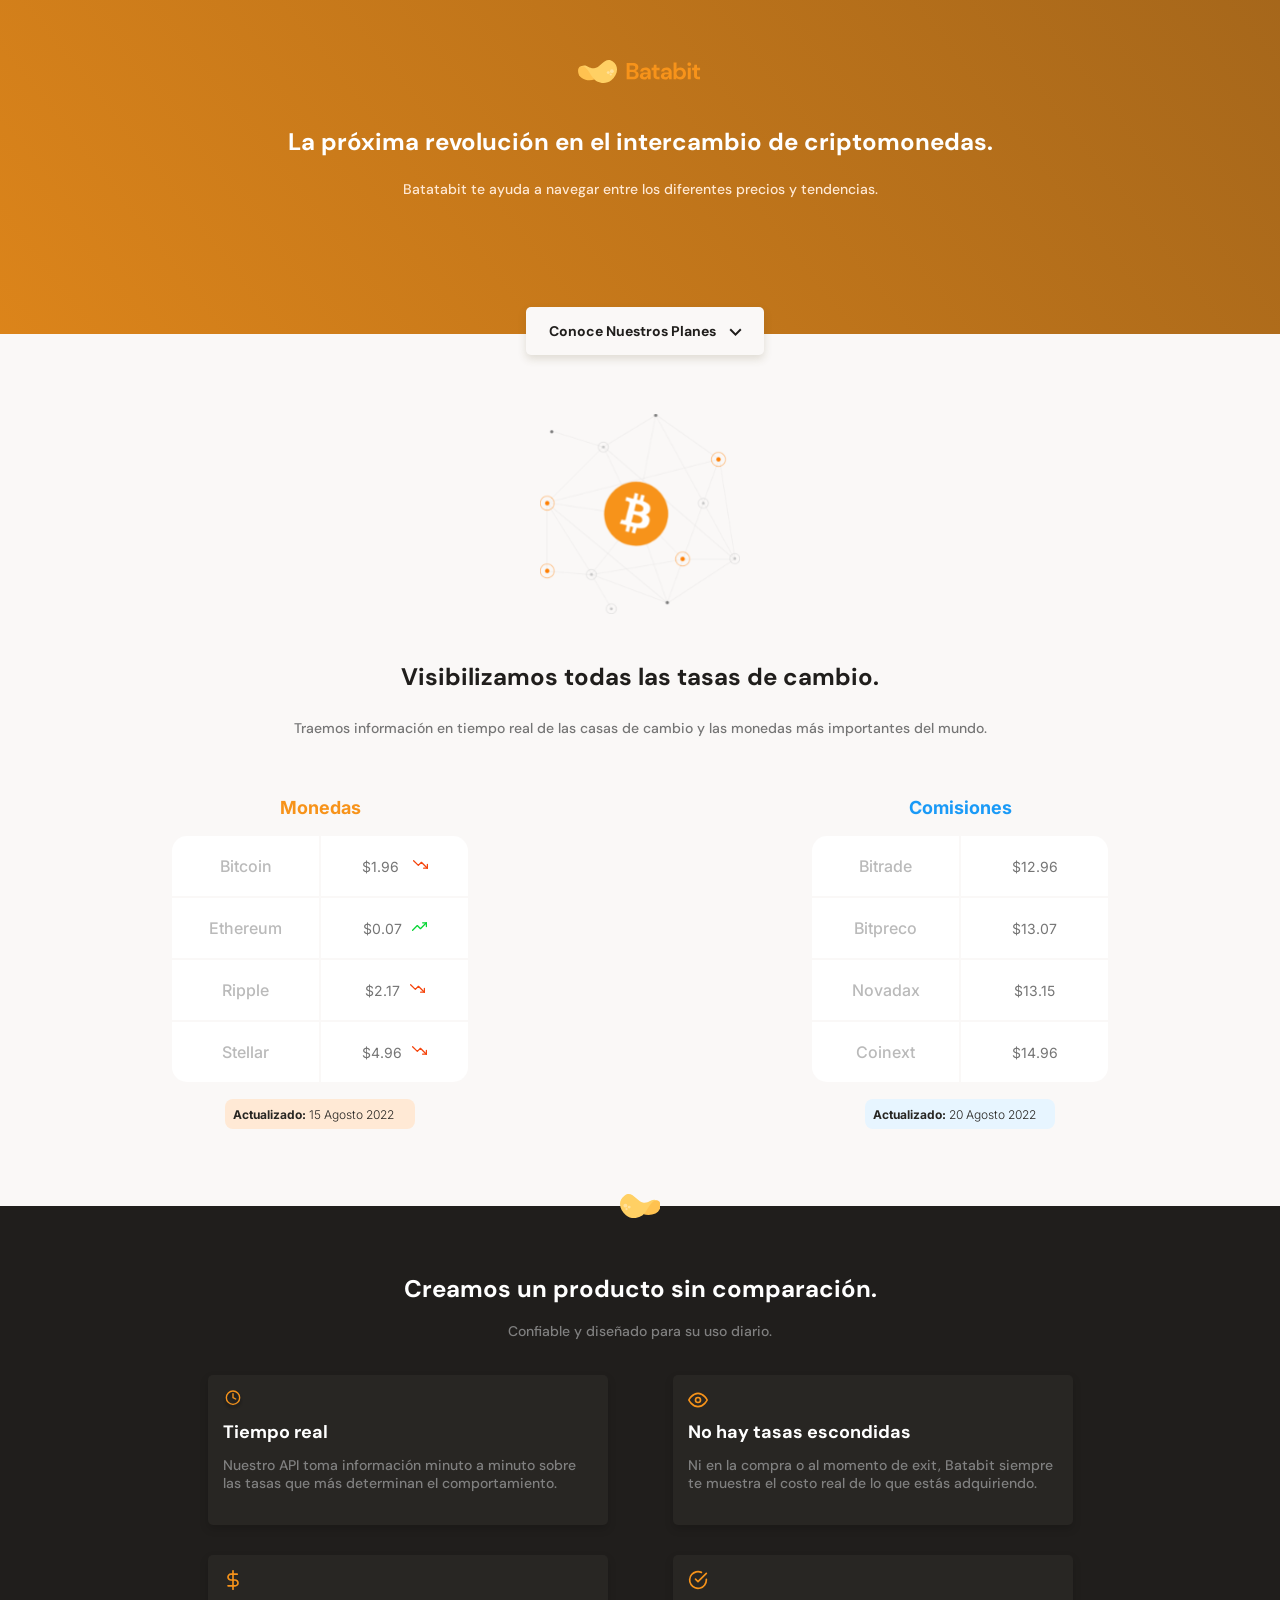
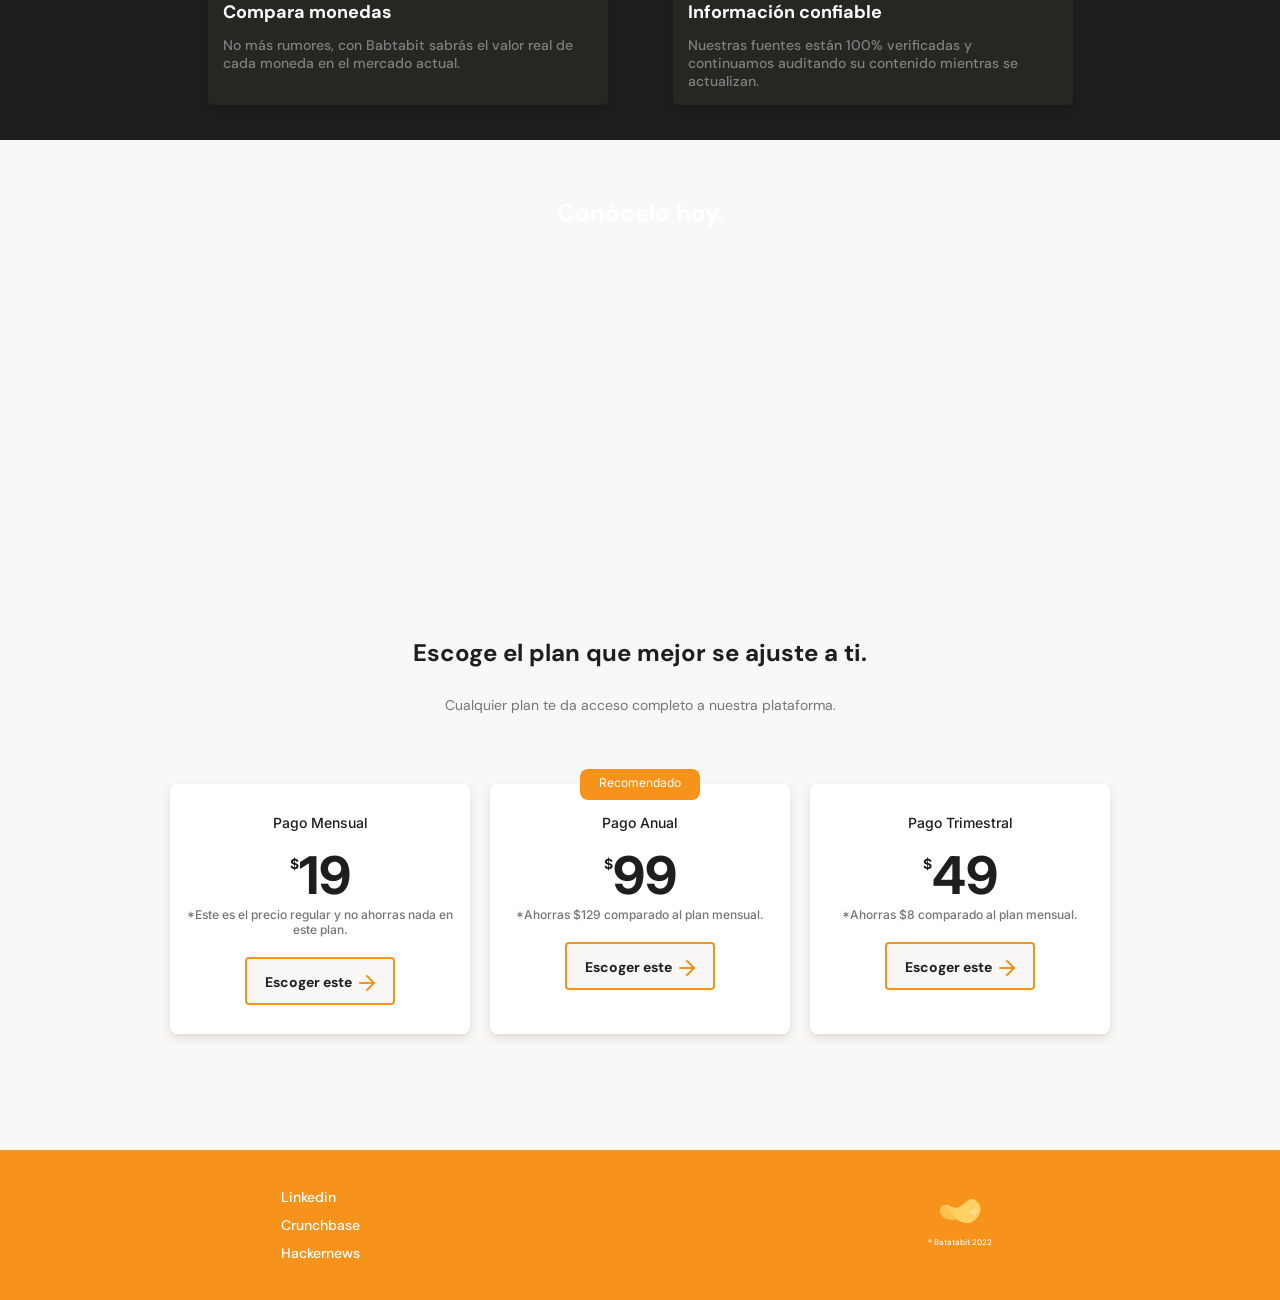
<file: batatabit/index.html>
<!DOCTYPE html>
<html lang="en">
<head>
      <meta charset="UTF-8">
      <meta http-equiv="X-UA-Compatible" content="IE=edge">
      <meta name="viewport" content="width=device-width, initial-scale=1.0">
      <title>Document</title>
      <link rel="preconnect" href="https://fonts.googleapis.com">
      <link rel="preconnect" href="https://fonts.gstatic.com" crossorigin>
      <link href="https://fonts.googleapis.com/css2?family=DM+Sans:wght@400;500;700&family=Inter:wght@300;500&display=swap" rel="stylesheet">
      <link rel="stylesheet" href="./styles.css">
      <link rel="stylesheet" href="./css/tablet.css" media="(min-width: 930px)">
</head>
<body>
      <header>
            <img loading="lazy" src="./assets/images/isologo.svg" alt="Isologo">
            <div class="header__title-container">
                  <h1>La próxima revolución en el intercambio de criptomonedas.</h1>
                  <p>Batatabit te ayuda a navegar entre los diferentes precios y tendencias.</p>
                  <a href="#plans" class="header__button">Conoce Nuestros Planes <span></span> </a>
            </div>
      </header>
      <main> 
            <section class="main-exchange-container">
                  <div class="main-exchange-container__backgroundImg"></div>
                  <!-- <figure class="main-exchange-container__backgroundImg">
                        <img src="./" alt=""> 
                  </figure> -->
                  <div class="main-exchange-container__title">
                        <h2>Visibilizamos todas las tasas de cambio.</h2>
                        <p>Traemos información en tiempo real de las casas de cambio y las monedas más importantes del mundo.</p>
                  </div>
                  <section class="main-tables-container">
                        <div></div>
                  </section>
            </section>

            <section class="main__tables__container"> 
                  <div class="main__currency__table">
                        <p class="currency__table__title">Monedas</p>
                        <div class="currency__table__container">
                              <table>
                                    <tr>
                                          <td class="table__top--left">Bitcoin</td>
                                          <td class="table__top--right table--right">$1.96 <span class="down"></span></td>
                                    </tr>
                                    <tr>
                                          <td>Ethereum</td>
                                          <td class="table--right">$0.07<span class="up"></span></td>
                                    </tr>
                                    <tr>
                                          <td>Ripple</td>
                                          <td class="table--right">$2.17<span class="down"></span></td>
                                    </tr>
                                    <tr>
                                          <td class="table__bottom--left">Stellar</td>
                                          <td class="table__bottom--right table--right">$4.96<span class="down"></span></td>
                                    </tr>
                              </table>
                        </div>
                        <div class="currency__table--date">
                              <p><b>Actualizado:</b> 15 Agosto 2022</p>
                              <!-- <p>Actualizado el: <script> document.write(new Date().toLocaleString());</script> </p> -->
                        </div>
                  </div>
                  <div class="main__currency__table main__commission__table">
                        <p class="currency__table__title commission__table__title">Comisiones</p>
                        <div class="currency__table__container ">
                              <table>
                                    <tr>
                                          <td class="table__top--left">Bitrade</td>
                                          <td class="table__top--right table--right">$12.96 </td>
                                    </tr>
                                    <tr>
                                          <td>Bitpreco</td>
                                          <td class="table--right">$13.07</td>
                                    </tr>
                                    <tr>
                                          <td>Novadax</td>
                                          <td class="table--right">$13.15</td>
                                    </tr>
                                    <tr>
                                          <td class="table__bottom--left">Coinext</td>
                                          <td class="table__bottom--right table--right">$14.96</td>
                                    </tr>
                              </table>
                        </div>
                        <div class="currency__table--date commission__table__date">
                              <p><b>Actualizado:</b> 20  Agosto 2022</p>
                              <!-- <p>Actualizado el: <script> document.write(new Date().toLocaleString());</script> </p> -->
                        </div>
                  </div>
            </section>

            <section class="main-product-detail">
                  <span class="product-detail__batata-logo"></span>
                  <div class="product-detail__title">
                        <h2>Creamos un producto sin comparación.</h2>
                        <p>Confiable y diseñado para su uso diario.</p>
                  </div>
                  <section class="product-cards__container">
                        <article class="product-detail__card">
                              <span class="clock"></span>
                              <p class="product-card__title">Tiempo real</p>
                              <p class="product-card__body">Nuestro API toma información minuto a minuto sobre las tasas que más determinan el comportamiento.</p>
                        </article>
                        <article class="product-detail__card">
                              <span class="eye"></span>
                              <p class="product-card__title">No hay tasas escondidas </p>
                              <p class="product-card__body">Ni en la compra o al momento de exit, Batabit siempre te muestra el costo real de lo que estás adquiriendo.</p>
                        </article>
                        <article class="product-detail__card">
                              <span class="dollar"></span>
                              <p class="product-card__title">Compara monedas</p>
                              <p class="product-card__body">No más rumores, con Babtabit sabrás el valor real de cada moneda en el mercado actual.</p>
                        </article>
                        <article class="product-detail__card">
                              <span class="check"></span>
                              <p class="product-card__title">Información confiable</p>
                              <p class="product-card__body">Nuestras fuentes están 100% verificadas y continuamos auditando su contenido mientras se actualizan.</p>
                        </article>
                  </section>
            </section>

            <section class="bitcoin-img__container">
                  <h2>Conócelo hoy.</h2>
            </section>

            <section id="plans" class="main-plans-container">
                  <div class="plans__title">
                        <h2>Escoge el plan que mejor se ajuste a ti.</h2>
                        <p>Cualquier plan te da acceso completo a nuestra plataforma.</p>
                  </div>
                  <section class="plans-container__slider">
                        <article class="plans-container__card">
                              <div class="plan-info-container">
                                    <h3 class="plan-card__title">Pago Mensual</h3>
                                    <p class="plan-card__price"><span>$</span>19</p>
                                    <p class="plan-card__saving">*Este es el precio regular y no ahorras nada en este plan.</p>
                                    <button class="plan-card__ca">Escoger este <span></span></button>
                              </div>                              
                        </article>
                        <article class="plans-container__card">
                              <p class="recomendado">Recomendado</p>
                              <div class="plan-info-container">
                                    <h3 class="plan-card__title">Pago Anual</h3>
                                    <p class="plan-card__price"> <span>$</span>99</p>
                                    <p class="plan-card__saving">*Ahorras $129 comparado al plan mensual.</p>
                                    <button class="plan-card__ca">Escoger este <span></span></button>
                              </div>
                        </article>
                        <article class="plans-container__card">                              
                              <div class="plan-info-container">
                                    <h3 class="plan-card__title">Pago Trimestral</h3>
                                    <p class="plan-card__price"> <span>$</span>49</p>
                                    <p class="plan-card__saving">*Ahorras $8 comparado al plan mensual.</p>
                                    <button class="plan-card__ca">Escoger este <span></span></button>
                              </div>
                        </article>
                  </section>
            </section>
      </main>
      <footer>
            <section class="left">
                  <ul>
                        <li><a href="#">Linkedin</a></li>
                        <li><a href="#">Crunchbase</a></li>
                        <li><a href="#">Hackernews</a></li>
                  </ul>
            </section>
            <section class="right">
                  <img loading="lazy" src="./assets/images/logo-footer.svg" alt="Logo de Batatabit 2022">
                  <p>® Batatabit 2022</p>
            </section>          
      </footer>      
</body>
</html>
</file>
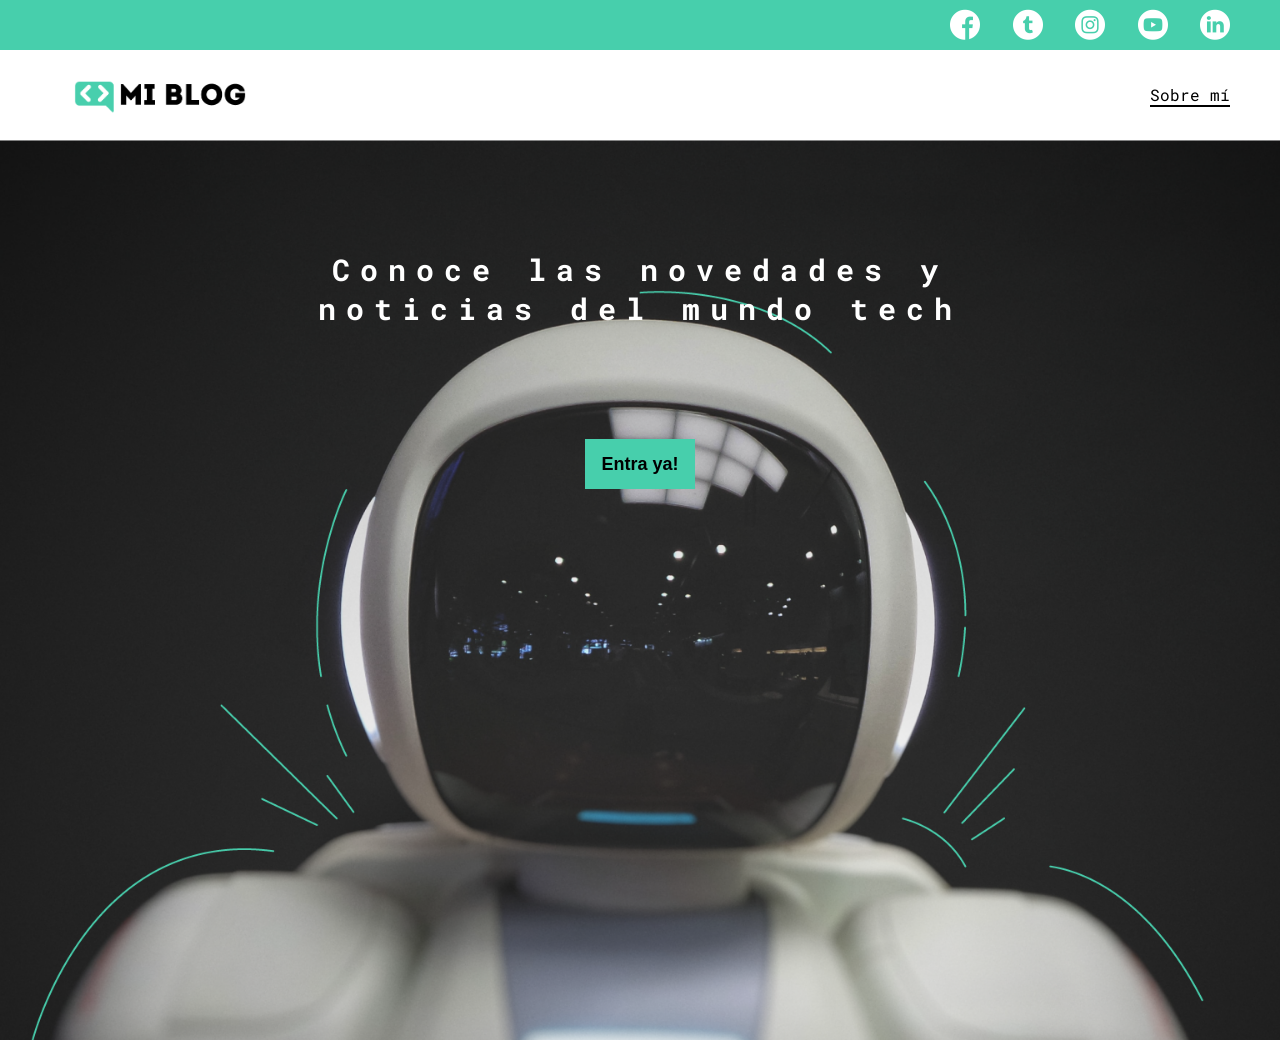
<file: blog/index.html>
<!DOCTYPE html>
<html lang="en">
<head>
      <meta charset="UTF-8">
      <meta name="viewport" content="width=device-width, initial-scale=1.0">
      <title>Germán Blog</title>
      <link rel="stylesheet" href="css/main.css">
      <link rel="stylesheet" href="css/font/flaticon.css">
      <link rel="stylesheet" href="css/media-queries.css">
</head>
<body class="home-body">
      <header>
            <section class="header-icons-container">
                  <div class="icons">
                        <a href=""><span class="flaticon-001-facebook"></span></a>
                        <a href=""><span class="flaticon-002-twitter"></span></a>
                        <a href=""><span class="flaticon-011-instagram"></span></a>
                        <a href=""><span class="flaticon-008-youtube"></span></a>
                        <a href=""><span class="flaticon-010-linkedin"></span></a>
                  </div>
            </section>
            <nav>
                  <section class="nav-logo-container">
                        <a href="/"> <img src="assets/img/Logo-negro.png" alt="Logo del Blog"> </a>
                  </section>
                  <section class="profile-link">
                        <a href="perfil.html">Sobre mí</a>
                  </section>                  
            </nav>
      </header>
      <main class="home-main">
            <section>
                  <p class="home-main-text">Conoce las novedades y noticias del mundo tech</p>
                  <button class="home-main-button">
                        <a href="blogs.html">Entra ya!</a>
                  </button>
            </section>
      </main>      
</body>
</html>
</file>
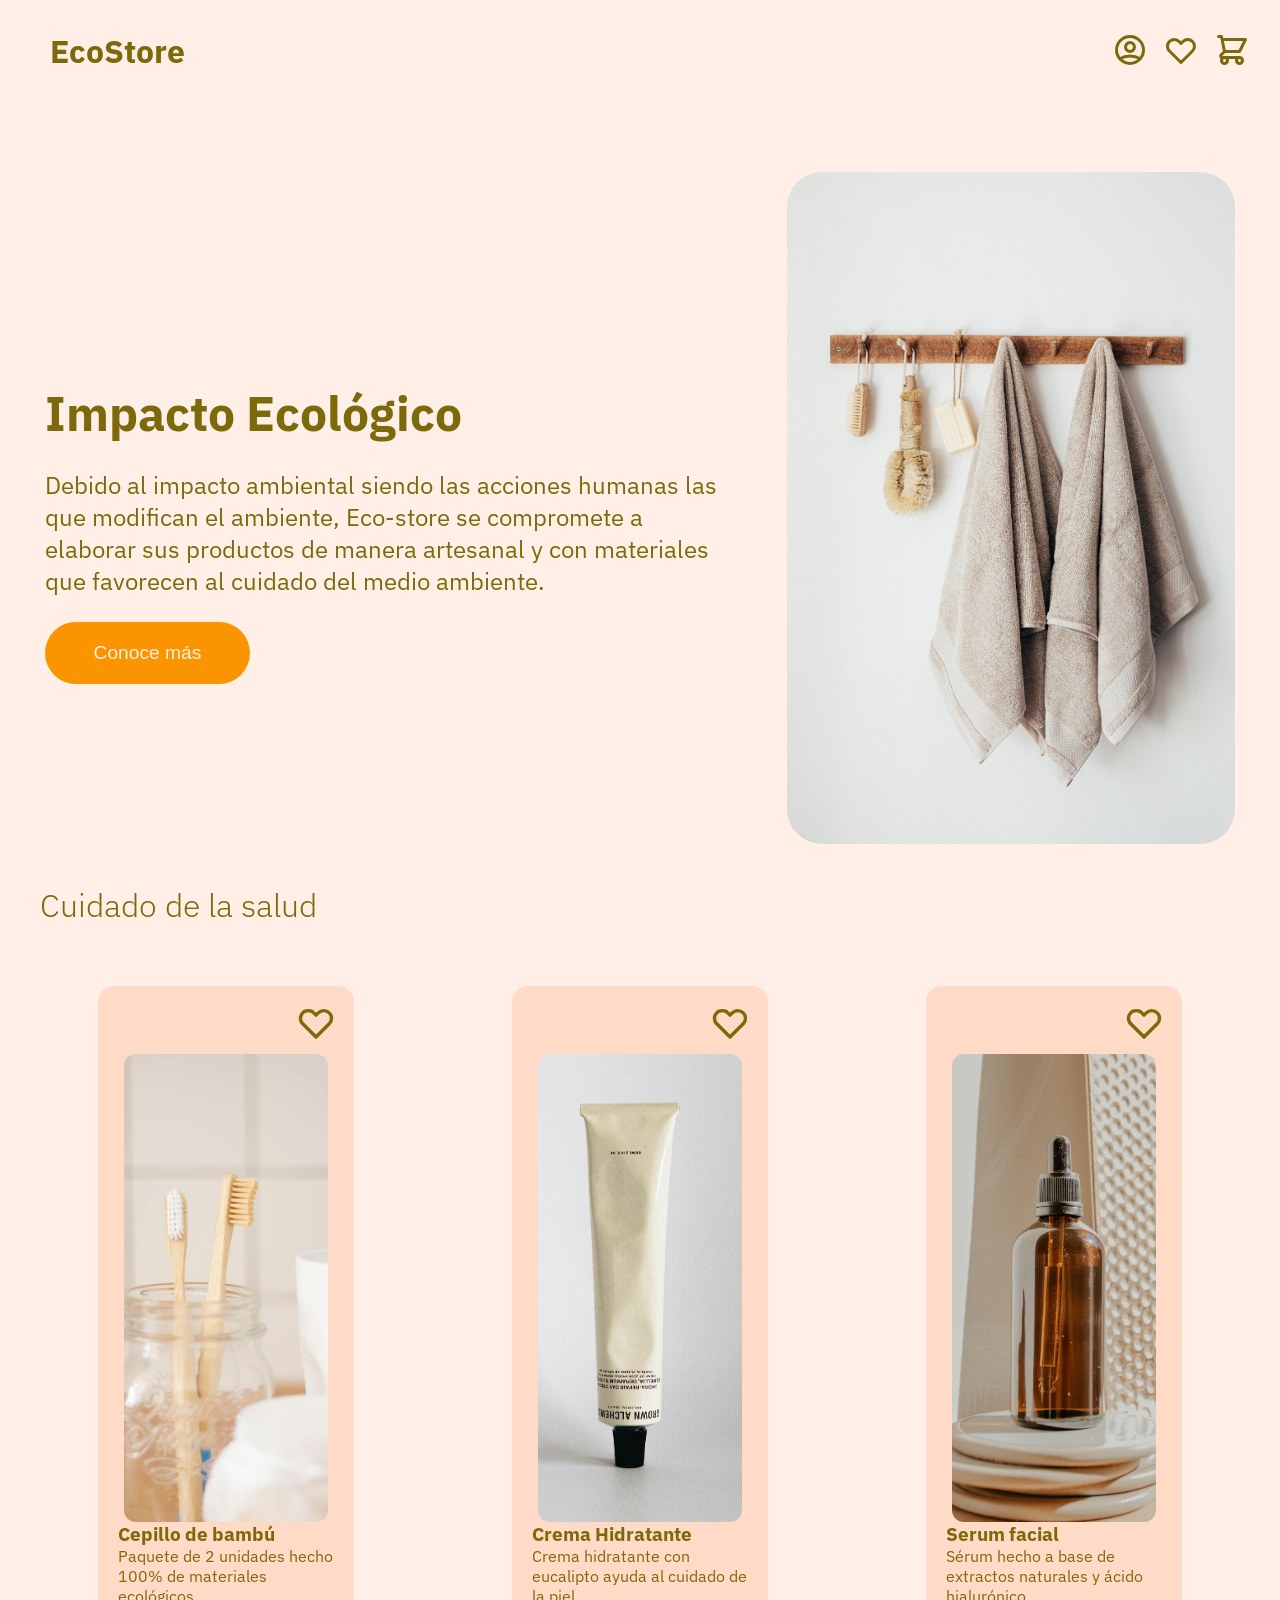
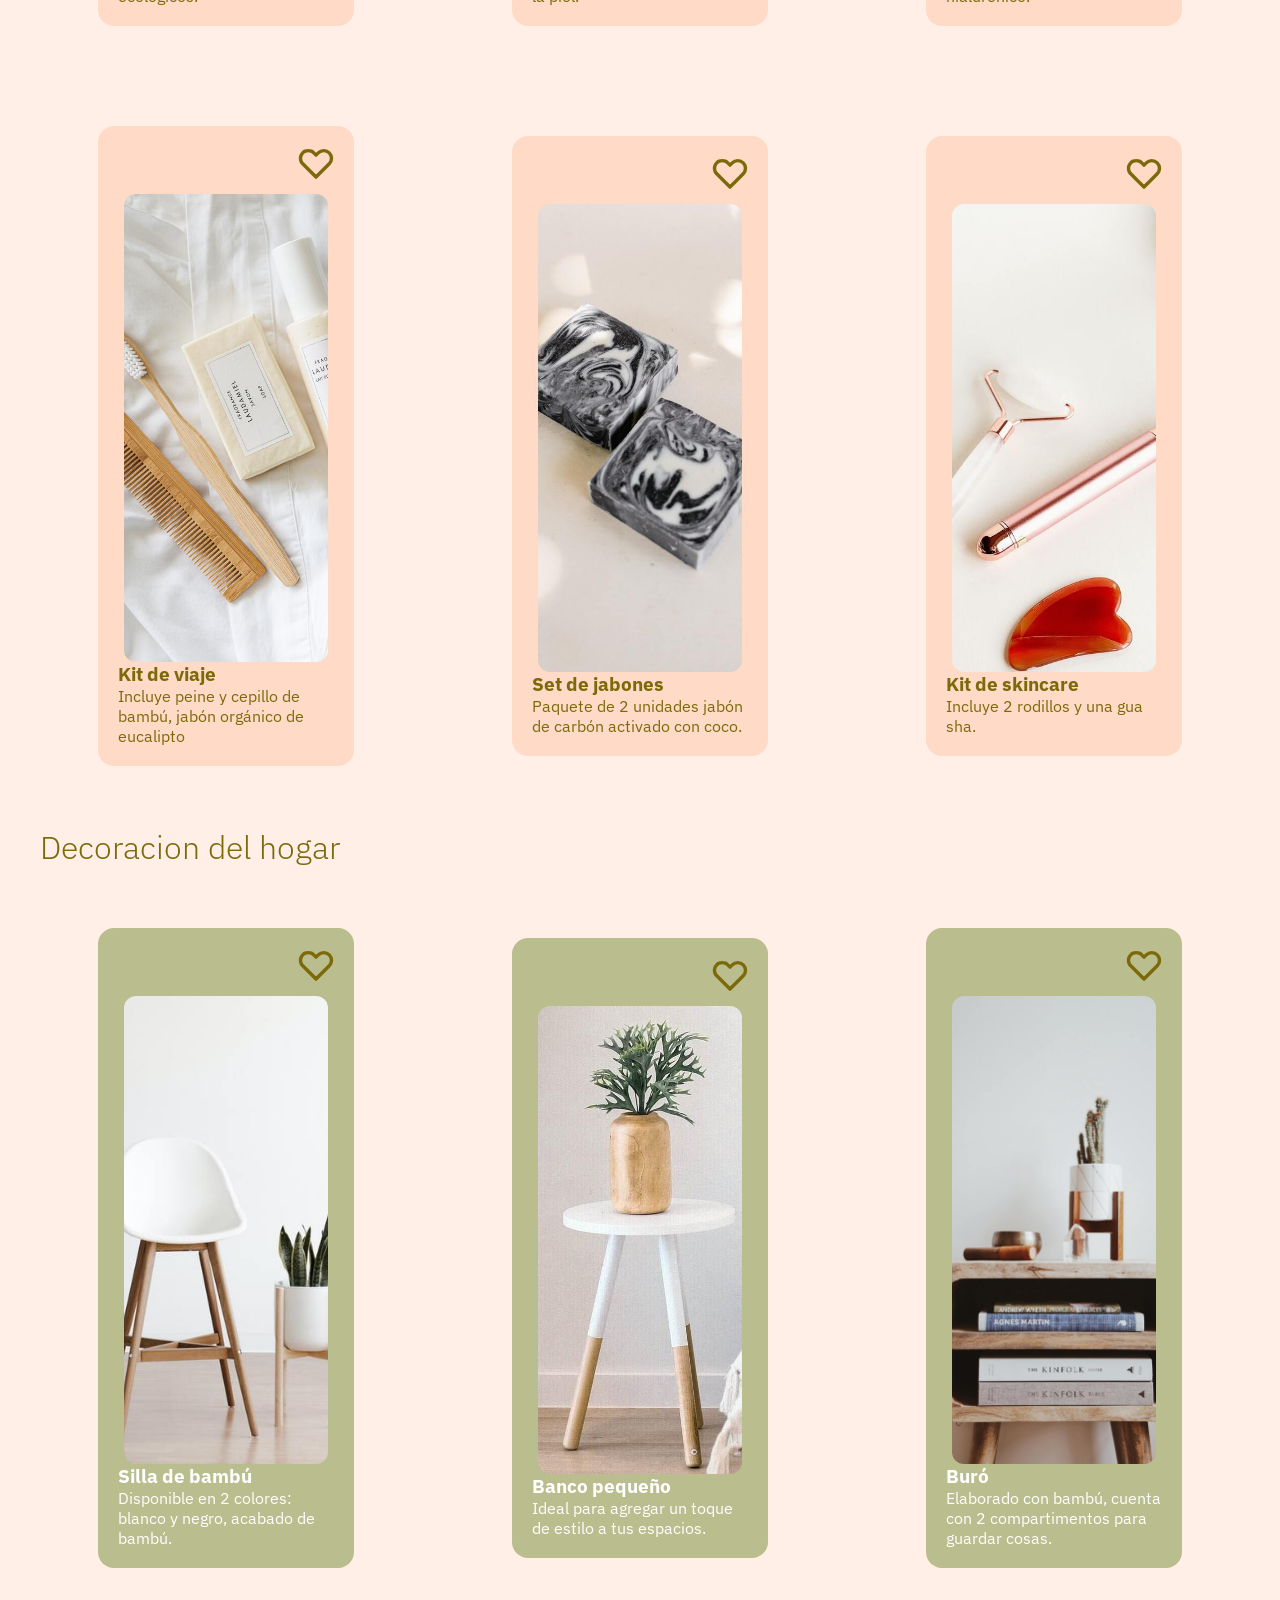
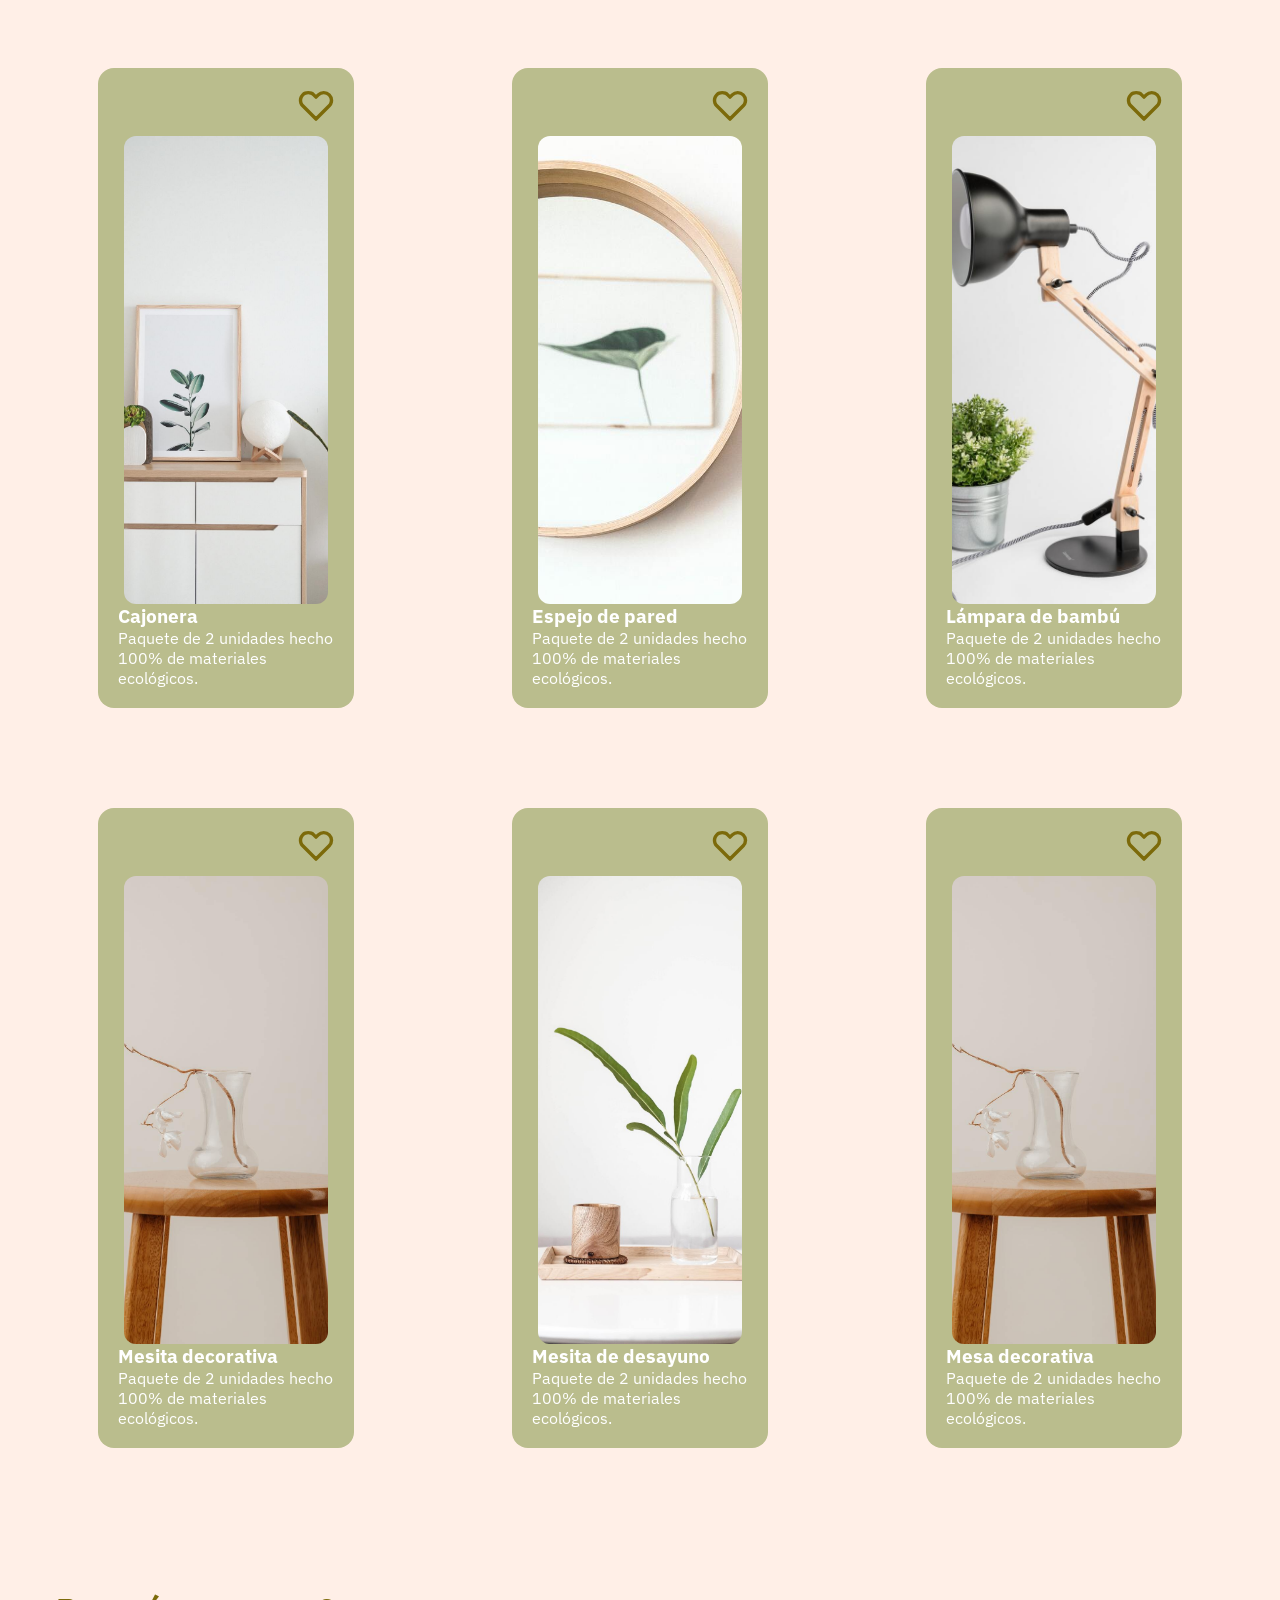
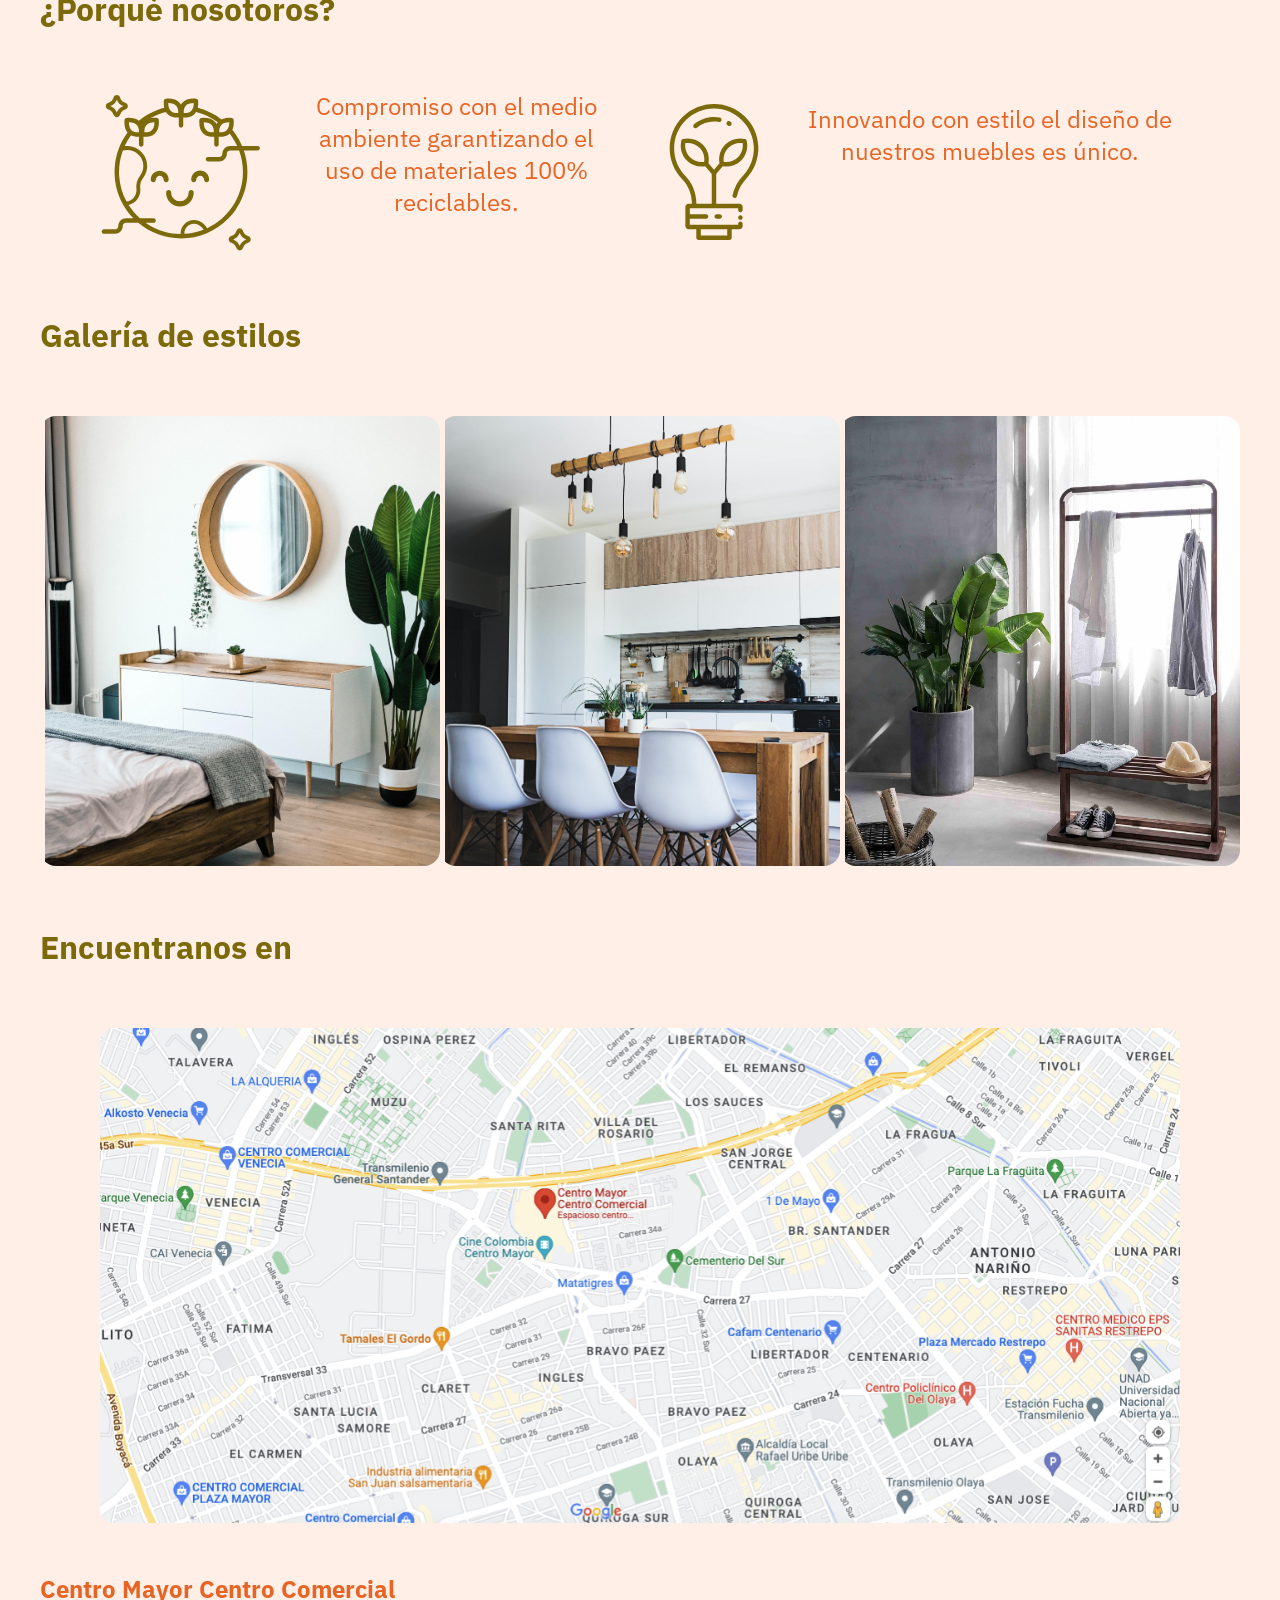
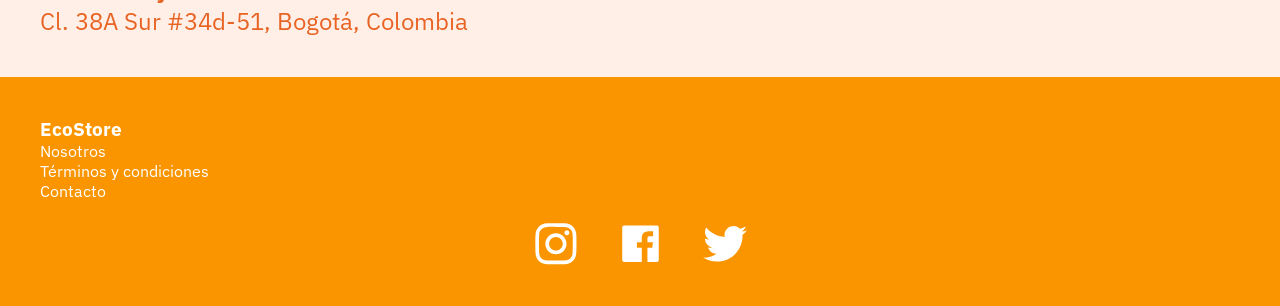
<file: ecostore/index.html>
<!DOCTYPE html>
<html lang="es">
<head>
    <meta charset="UTF-8">
    <meta http-equiv="X-UA-Compatible" content="IE=edge">
    <meta name="viewport" content="width=device-width, initial-scale=1.0">
    <link rel="stylesheet" href="./css/main.css">
    <link rel="preconnect" href="https://fonts.googleapis.com">
    <link rel="preconnect" href="https://fonts.gstatic.com" crossorigin>
    <link href="https://fonts.googleapis.com/css2?family=IBM+Plex+Sans:wght@400;500;700&display=swap" rel="stylesheet">
    <title>Document</title>
</head>
<body>
    <nav>
        <p>EcoStore</p>
        <div class="icons">
			<button class="profile">
				<svg width="36" height="36" viewBox="0 0 24 24" fill="none" xmlns="http://www.w3.org/2000/svg">
				<path d="M5.121 17.804C7.21942 16.6179 9.58958 15.9963 12 16C14.5 16 16.847 16.655 18.879 17.804M15 10C15 10.7956 14.6839 11.5587 14.1213 12.1213C13.5587 12.6839 12.7956 13 12 13C11.2044 13 10.4413 12.6839 9.87868 12.1213C9.31607 11.5587 9 10.7956 9 10C9 9.20435 9.31607 8.44129 9.87868 7.87868C10.4413 7.31607 11.2044 7 12 7C12.7956 7 13.5587 7.31607 14.1213 7.87868C14.6839 8.44129 15 9.20435 15 10ZM21 12C21 13.1819 20.7672 14.3522 20.3149 15.4442C19.8626 16.5361 19.1997 17.5282 18.364 18.364C17.5282 19.1997 16.5361 19.8626 15.4442 20.3149C14.3522 20.7672 13.1819 21 12 21C10.8181 21 9.64778 20.7672 8.55585 20.3149C7.46392 19.8626 6.47177 19.1997 5.63604 18.364C4.80031 17.5282 4.13738 16.5361 3.68508 15.4442C3.23279 14.3522 3 13.1819 3 12C3 9.61305 3.94821 7.32387 5.63604 5.63604C7.32387 3.94821 9.61305 3 12 3C14.3869 3 16.6761 3.94821 18.364 5.63604C20.0518 7.32387 21 9.61305 21 12Z" stroke="#7C6A0A" stroke-width="2" stroke-linecap="round" stroke-linejoin="round"/>
				</svg>
			</button>
			<button class="wishlist">
				<svg width="36" height="36" viewBox="0 0 24 24" fill="none" xmlns="http://www.w3.org/2000/svg">
				<path d="M3.34255 7.7779C3.5687 7.23194 3.90017 6.73586 4.31804 6.31799C4.7359 5.90012 5.23198 5.56865 5.77795 5.3425C6.32392 5.11635 6.90909 4.99995 7.50004 4.99995C8.09099 4.99995 8.67616 5.11635 9.22213 5.3425C9.7681 5.56865 10.2642 5.90012 10.682 6.31799L12 7.63599L13.318 6.31799C14.162 5.47407 15.3066 4.99997 16.5 4.99997C17.6935 4.99997 18.8381 5.47407 19.682 6.31799C20.526 7.16191 21.0001 8.30651 21.0001 9.49999C21.0001 10.6935 20.526 11.8381 19.682 12.682L12 20.364L4.31804 12.682C3.90017 12.2641 3.5687 11.7681 3.34255 11.2221C3.1164 10.6761 3 10.0909 3 9.49999C3 8.90904 3.1164 8.32387 3.34255 7.7779Z" stroke="#7C6A0A" stroke-width="2" stroke-linecap="round" stroke-linejoin="round"/>
				</svg>
			</button>
			<button class="cart">
				<svg width="36" height="36" viewBox="0 0 24 24" fill="none" xmlns="http://www.w3.org/2000/svg">
				<path d="M3 3H5L5.4 5M5.4 5H21L17 13H7M5.4 5L7 13M7 13L4.707 15.293C4.077 15.923 4.523 17 5.414 17H17M17 17C16.4696 17 15.9609 17.2107 15.5858 17.5858C15.2107 17.9609 15 18.4696 15 19C15 19.5304 15.2107 20.0391 15.5858 20.4142C15.9609 20.7893 16.4696 21 17 21C17.5304 21 18.0391 20.7893 18.4142 20.4142C18.7893 20.0391 19 19.5304 19 19C19 18.4696 18.7893 17.9609 18.4142 17.5858C18.0391 17.2107 17.5304 17 17 17ZM9 19C9 19.5304 8.78929 20.0391 8.41421 20.4142C8.03914 20.7893 7.53043 21 7 21C6.46957 21 5.96086 20.7893 5.58579 20.4142C5.21071 20.0391 5 19.5304 5 19C5 18.4696 5.21071 17.9609 5.58579 17.5858C5.96086 17.2107 6.46957 17 7 17C7.53043 17 8.03914 17.2107 8.41421 17.5858C8.78929 17.9609 9 18.4696 9 19Z" stroke="#7C6A0A" stroke-width="2" stroke-linecap="round" stroke-linejoin="round"/>
				</svg>
			</button>
		</div>
    </nav>

    <main class="main-section">
        <article>
            <div class="impact-section">
                <h1>Impacto Ecológico</h1>
                <p>Debido al impacto ambiental siendo las acciones humanas las que  modifican el ambiente, Eco-store se compromete a elaborar sus productos de manera artesanal y con materiales que favorecen al cuidado del medio ambiente.</p>
                <button>Conoce más</button>
            </div>
            <div class="image-section">
                <img src="./assets/img/organizador-toallas.jpg" alt="">
            </div>
        </article>
        <section class="product-section">
            <div class="healthcare">
                <h2>Cuidado de la salud</h2>
                <div class="card-section">
                    <div class="product-card">
                        <div class="icon">
                            <svg width="27" height="23" viewBox="0 0 27 23" fill="none" xmlns="http://www.w3.org/2000/svg">
                                <path d="M2.31746 5.04644C2.60957 4.34123 3.03772 3.70046 3.57747 3.16072C4.11721 2.62097 4.75798 2.19282 5.46319 1.90071C6.1684 1.6086 6.92424 1.45825 7.68755 1.45825C8.45086 1.45825 9.2067 1.6086 9.91191 1.90071C10.6171 2.19282 11.2579 2.62097 11.7976 3.16072L13.5001 4.86314L15.2025 3.16072C16.2925 2.07066 17.771 1.45827 19.3125 1.45827C20.8541 1.45827 22.3326 2.07066 23.4226 3.16072C24.5127 4.25078 25.1251 5.72922 25.1251 7.2708C25.1251 8.81238 24.5127 10.2908 23.4226 11.3809L13.5001 21.3035L3.57747 11.3809C3.03772 10.8411 2.60957 10.2004 2.31746 9.49517C2.02535 8.78996 1.875 8.03412 1.875 7.2708C1.875 6.50749 2.02535 5.75165 2.31746 5.04644Z" stroke="#7C6A0A" stroke-width="2.58333" stroke-linecap="round" stroke-linejoin="round"/>
                            </svg>
                        </div>
                        <div class="product-image">
                            <img src="./assets/img/cepillo-bambu.jpg" alt="">
                        </div>
                        <h3>Cepillo de bambú</h3>
                        <p>Paquete de 2 unidades hecho 100% de materiales ecológicos.</p>
                    </div>
                    <div class="product-card">
                        <div class="icon">
                            <svg width="27" height="23" viewBox="0 0 27 23" fill="none" xmlns="http://www.w3.org/2000/svg">
                                <path d="M2.31746 5.04644C2.60957 4.34123 3.03772 3.70046 3.57747 3.16072C4.11721 2.62097 4.75798 2.19282 5.46319 1.90071C6.1684 1.6086 6.92424 1.45825 7.68755 1.45825C8.45086 1.45825 9.2067 1.6086 9.91191 1.90071C10.6171 2.19282 11.2579 2.62097 11.7976 3.16072L13.5001 4.86314L15.2025 3.16072C16.2925 2.07066 17.771 1.45827 19.3125 1.45827C20.8541 1.45827 22.3326 2.07066 23.4226 3.16072C24.5127 4.25078 25.1251 5.72922 25.1251 7.2708C25.1251 8.81238 24.5127 10.2908 23.4226 11.3809L13.5001 21.3035L3.57747 11.3809C3.03772 10.8411 2.60957 10.2004 2.31746 9.49517C2.02535 8.78996 1.875 8.03412 1.875 7.2708C1.875 6.50749 2.02535 5.75165 2.31746 5.04644Z" stroke="#7C6A0A" stroke-width="2.58333" stroke-linecap="round" stroke-linejoin="round"/>
                            </svg>
                        </div>
                        <div class="product-image">
                            <img src="./assets/img/crema-hidratante.jpeg" alt="">
                        </div>
                        <h3>Crema Hidratante</h3>
                        <p>Crema hidratante con eucalipto ayuda al cuidado de la piel.</p>
                    </div>
                    <div class="product-card">
                        <div class="icon">
                            <svg width="27" height="23" viewBox="0 0 27 23" fill="none" xmlns="http://www.w3.org/2000/svg">
                                <path d="M2.31746 5.04644C2.60957 4.34123 3.03772 3.70046 3.57747 3.16072C4.11721 2.62097 4.75798 2.19282 5.46319 1.90071C6.1684 1.6086 6.92424 1.45825 7.68755 1.45825C8.45086 1.45825 9.2067 1.6086 9.91191 1.90071C10.6171 2.19282 11.2579 2.62097 11.7976 3.16072L13.5001 4.86314L15.2025 3.16072C16.2925 2.07066 17.771 1.45827 19.3125 1.45827C20.8541 1.45827 22.3326 2.07066 23.4226 3.16072C24.5127 4.25078 25.1251 5.72922 25.1251 7.2708C25.1251 8.81238 24.5127 10.2908 23.4226 11.3809L13.5001 21.3035L3.57747 11.3809C3.03772 10.8411 2.60957 10.2004 2.31746 9.49517C2.02535 8.78996 1.875 8.03412 1.875 7.2708C1.875 6.50749 2.02535 5.75165 2.31746 5.04644Z" stroke="#7C6A0A" stroke-width="2.58333" stroke-linecap="round" stroke-linejoin="round"/>
                            </svg>
                        </div>
                        <div class="product-image">
                            <img src="./assets/img/seru-facial.jpg" alt="">
                        </div>
                        <h3>Serum facial</h3>
                        <p>Sérum hecho a base de extractos naturales y ácido hialurónico.</p>
                    </div>
                    <div class="product-card">
                        <div class="icon">
                            <svg width="27" height="23" viewBox="0 0 27 23" fill="none" xmlns="http://www.w3.org/2000/svg">
                                <path d="M2.31746 5.04644C2.60957 4.34123 3.03772 3.70046 3.57747 3.16072C4.11721 2.62097 4.75798 2.19282 5.46319 1.90071C6.1684 1.6086 6.92424 1.45825 7.68755 1.45825C8.45086 1.45825 9.2067 1.6086 9.91191 1.90071C10.6171 2.19282 11.2579 2.62097 11.7976 3.16072L13.5001 4.86314L15.2025 3.16072C16.2925 2.07066 17.771 1.45827 19.3125 1.45827C20.8541 1.45827 22.3326 2.07066 23.4226 3.16072C24.5127 4.25078 25.1251 5.72922 25.1251 7.2708C25.1251 8.81238 24.5127 10.2908 23.4226 11.3809L13.5001 21.3035L3.57747 11.3809C3.03772 10.8411 2.60957 10.2004 2.31746 9.49517C2.02535 8.78996 1.875 8.03412 1.875 7.2708C1.875 6.50749 2.02535 5.75165 2.31746 5.04644Z" stroke="#7C6A0A" stroke-width="2.58333" stroke-linecap="round" stroke-linejoin="round"/>
                            </svg>
                        </div>
                        <div class="product-image">
                            <img src="./assets/img/kit-viaje.jpg" alt="">
                        </div>
                        <h3>Kit de viaje</h3>
                        <p>Incluye peine y cepillo de bambú, jabón orgánico de eucalipto</p>
                    </div>
                    <div class="product-card">
                        <div class="icon">
                            <svg width="27" height="23" viewBox="0 0 27 23" fill="none" xmlns="http://www.w3.org/2000/svg">
                                <path d="M2.31746 5.04644C2.60957 4.34123 3.03772 3.70046 3.57747 3.16072C4.11721 2.62097 4.75798 2.19282 5.46319 1.90071C6.1684 1.6086 6.92424 1.45825 7.68755 1.45825C8.45086 1.45825 9.2067 1.6086 9.91191 1.90071C10.6171 2.19282 11.2579 2.62097 11.7976 3.16072L13.5001 4.86314L15.2025 3.16072C16.2925 2.07066 17.771 1.45827 19.3125 1.45827C20.8541 1.45827 22.3326 2.07066 23.4226 3.16072C24.5127 4.25078 25.1251 5.72922 25.1251 7.2708C25.1251 8.81238 24.5127 10.2908 23.4226 11.3809L13.5001 21.3035L3.57747 11.3809C3.03772 10.8411 2.60957 10.2004 2.31746 9.49517C2.02535 8.78996 1.875 8.03412 1.875 7.2708C1.875 6.50749 2.02535 5.75165 2.31746 5.04644Z" stroke="#7C6A0A" stroke-width="2.58333" stroke-linecap="round" stroke-linejoin="round"/>
                            </svg>
                        </div>
                        <div class="product-image">
                            <img src="./assets/img/set-jabones.jpg" alt="">
                        </div>
                        <h3>Set de jabones</h3>
                        <p>Paquete de 2 unidades jabón de carbón activado con coco.</p>
                    </div>
                    <div class="product-card">
                        <div class="icon">
                            <svg width="27" height="23" viewBox="0 0 27 23" fill="none" xmlns="http://www.w3.org/2000/svg">
                                <path d="M2.31746 5.04644C2.60957 4.34123 3.03772 3.70046 3.57747 3.16072C4.11721 2.62097 4.75798 2.19282 5.46319 1.90071C6.1684 1.6086 6.92424 1.45825 7.68755 1.45825C8.45086 1.45825 9.2067 1.6086 9.91191 1.90071C10.6171 2.19282 11.2579 2.62097 11.7976 3.16072L13.5001 4.86314L15.2025 3.16072C16.2925 2.07066 17.771 1.45827 19.3125 1.45827C20.8541 1.45827 22.3326 2.07066 23.4226 3.16072C24.5127 4.25078 25.1251 5.72922 25.1251 7.2708C25.1251 8.81238 24.5127 10.2908 23.4226 11.3809L13.5001 21.3035L3.57747 11.3809C3.03772 10.8411 2.60957 10.2004 2.31746 9.49517C2.02535 8.78996 1.875 8.03412 1.875 7.2708C1.875 6.50749 2.02535 5.75165 2.31746 5.04644Z" stroke="#7C6A0A" stroke-width="2.58333" stroke-linecap="round" stroke-linejoin="round"/>
                            </svg>
                        </div>
                        <div class="product-image">
                            <img src="./assets/img/kit-skincare.jpg" alt="">
                        </div>
                        <h3>Kit de skincare</h3>
                        <p>Incluye 2 rodillos y una gua sha.</p>
                    </div>
                </div>
            </div>
            <div class="forniture">
                <h2>Decoracion del hogar</h2>
                <div class="card-section">
                    <div class="product-card">
                        <div class="icon">
                            <svg width="27" height="23" viewBox="0 0 27 23" fill="none" xmlns="http://www.w3.org/2000/svg">
                                <path d="M2.31746 5.04644C2.60957 4.34123 3.03772 3.70046 3.57747 3.16072C4.11721 2.62097 4.75798 2.19282 5.46319 1.90071C6.1684 1.6086 6.92424 1.45825 7.68755 1.45825C8.45086 1.45825 9.2067 1.6086 9.91191 1.90071C10.6171 2.19282 11.2579 2.62097 11.7976 3.16072L13.5001 4.86314L15.2025 3.16072C16.2925 2.07066 17.771 1.45827 19.3125 1.45827C20.8541 1.45827 22.3326 2.07066 23.4226 3.16072C24.5127 4.25078 25.1251 5.72922 25.1251 7.2708C25.1251 8.81238 24.5127 10.2908 23.4226 11.3809L13.5001 21.3035L3.57747 11.3809C3.03772 10.8411 2.60957 10.2004 2.31746 9.49517C2.02535 8.78996 1.875 8.03412 1.875 7.2708C1.875 6.50749 2.02535 5.75165 2.31746 5.04644Z" stroke="#7C6A0A" stroke-width="2.58333" stroke-linecap="round" stroke-linejoin="round"/>
                            </svg>
                        </div>
                        <div class="product-image">
                            <img src="./assets/img/silla-bambu.jpg" alt="">
                        </div>
                        <h3>Silla de bambú</h3>
                        <p>Disponible en 2 colores: blanco y negro, acabado de bambú.</p>
                    </div>
                    <div class="product-card">
                        <div class="icon">
                            <svg width="27" height="23" viewBox="0 0 27 23" fill="none" xmlns="http://www.w3.org/2000/svg">
                                <path d="M2.31746 5.04644C2.60957 4.34123 3.03772 3.70046 3.57747 3.16072C4.11721 2.62097 4.75798 2.19282 5.46319 1.90071C6.1684 1.6086 6.92424 1.45825 7.68755 1.45825C8.45086 1.45825 9.2067 1.6086 9.91191 1.90071C10.6171 2.19282 11.2579 2.62097 11.7976 3.16072L13.5001 4.86314L15.2025 3.16072C16.2925 2.07066 17.771 1.45827 19.3125 1.45827C20.8541 1.45827 22.3326 2.07066 23.4226 3.16072C24.5127 4.25078 25.1251 5.72922 25.1251 7.2708C25.1251 8.81238 24.5127 10.2908 23.4226 11.3809L13.5001 21.3035L3.57747 11.3809C3.03772 10.8411 2.60957 10.2004 2.31746 9.49517C2.02535 8.78996 1.875 8.03412 1.875 7.2708C1.875 6.50749 2.02535 5.75165 2.31746 5.04644Z" stroke="#7C6A0A" stroke-width="2.58333" stroke-linecap="round" stroke-linejoin="round"/>
                            </svg>
                        </div>
                        <div class="product-image">
                            <img src="./assets/img/banco-pequeno.jpeg" alt="">
                        </div>
                        <h3>Banco pequeño</h3>
                        <p>Ideal para agregar un toque de estilo a tus espacios.</p>
                    </div>
                    <div class="product-card">
                        <div class="icon">
                            <svg width="27" height="23" viewBox="0 0 27 23" fill="none" xmlns="http://www.w3.org/2000/svg">
                                <path d="M2.31746 5.04644C2.60957 4.34123 3.03772 3.70046 3.57747 3.16072C4.11721 2.62097 4.75798 2.19282 5.46319 1.90071C6.1684 1.6086 6.92424 1.45825 7.68755 1.45825C8.45086 1.45825 9.2067 1.6086 9.91191 1.90071C10.6171 2.19282 11.2579 2.62097 11.7976 3.16072L13.5001 4.86314L15.2025 3.16072C16.2925 2.07066 17.771 1.45827 19.3125 1.45827C20.8541 1.45827 22.3326 2.07066 23.4226 3.16072C24.5127 4.25078 25.1251 5.72922 25.1251 7.2708C25.1251 8.81238 24.5127 10.2908 23.4226 11.3809L13.5001 21.3035L3.57747 11.3809C3.03772 10.8411 2.60957 10.2004 2.31746 9.49517C2.02535 8.78996 1.875 8.03412 1.875 7.2708C1.875 6.50749 2.02535 5.75165 2.31746 5.04644Z" stroke="#7C6A0A" stroke-width="2.58333" stroke-linecap="round" stroke-linejoin="round"/>
                            </svg>
                        </div>
                        <div class="product-image">
                            <img src="./assets/img/buro.jpg" alt="">
                        </div>
                        <h3>Buró</h3>
                        <p>Elaborado con bambú, cuenta con 2 compartimentos para guardar cosas.</p>
                    </div>
                    <div class="product-card">
                        <div class="icon">
                            <svg width="27" height="23" viewBox="0 0 27 23" fill="none" xmlns="http://www.w3.org/2000/svg">
                                <path d="M2.31746 5.04644C2.60957 4.34123 3.03772 3.70046 3.57747 3.16072C4.11721 2.62097 4.75798 2.19282 5.46319 1.90071C6.1684 1.6086 6.92424 1.45825 7.68755 1.45825C8.45086 1.45825 9.2067 1.6086 9.91191 1.90071C10.6171 2.19282 11.2579 2.62097 11.7976 3.16072L13.5001 4.86314L15.2025 3.16072C16.2925 2.07066 17.771 1.45827 19.3125 1.45827C20.8541 1.45827 22.3326 2.07066 23.4226 3.16072C24.5127 4.25078 25.1251 5.72922 25.1251 7.2708C25.1251 8.81238 24.5127 10.2908 23.4226 11.3809L13.5001 21.3035L3.57747 11.3809C3.03772 10.8411 2.60957 10.2004 2.31746 9.49517C2.02535 8.78996 1.875 8.03412 1.875 7.2708C1.875 6.50749 2.02535 5.75165 2.31746 5.04644Z" stroke="#7C6A0A" stroke-width="2.58333" stroke-linecap="round" stroke-linejoin="round"/>
                            </svg>
                        </div>
                        <div class="product-image">
                            <img src="./assets/img/cajonera.jpg" alt="">
                        </div>
                        <h3>Cajonera</h3>
                        <p>Paquete de 2 unidades hecho 100% de materiales ecológicos.</p>
                    </div>
                    <div class="product-card">
                        <div class="icon">
                            <svg width="27" height="23" viewBox="0 0 27 23" fill="none" xmlns="http://www.w3.org/2000/svg">
                                <path d="M2.31746 5.04644C2.60957 4.34123 3.03772 3.70046 3.57747 3.16072C4.11721 2.62097 4.75798 2.19282 5.46319 1.90071C6.1684 1.6086 6.92424 1.45825 7.68755 1.45825C8.45086 1.45825 9.2067 1.6086 9.91191 1.90071C10.6171 2.19282 11.2579 2.62097 11.7976 3.16072L13.5001 4.86314L15.2025 3.16072C16.2925 2.07066 17.771 1.45827 19.3125 1.45827C20.8541 1.45827 22.3326 2.07066 23.4226 3.16072C24.5127 4.25078 25.1251 5.72922 25.1251 7.2708C25.1251 8.81238 24.5127 10.2908 23.4226 11.3809L13.5001 21.3035L3.57747 11.3809C3.03772 10.8411 2.60957 10.2004 2.31746 9.49517C2.02535 8.78996 1.875 8.03412 1.875 7.2708C1.875 6.50749 2.02535 5.75165 2.31746 5.04644Z" stroke="#7C6A0A" stroke-width="2.58333" stroke-linecap="round" stroke-linejoin="round"/>
                            </svg>
                        </div>
                        <div class="product-image">
                            <img src="./assets/img/espejo-pared.jpg" alt="">
                        </div>
                        <h3>Espejo de pared</h3>
                        <p>Paquete de 2 unidades hecho 100% de materiales ecológicos.</p>
                    </div>
                    <div class="product-card">
                        <div class="icon">
                            <svg width="27" height="23" viewBox="0 0 27 23" fill="none" xmlns="http://www.w3.org/2000/svg">
                                <path d="M2.31746 5.04644C2.60957 4.34123 3.03772 3.70046 3.57747 3.16072C4.11721 2.62097 4.75798 2.19282 5.46319 1.90071C6.1684 1.6086 6.92424 1.45825 7.68755 1.45825C8.45086 1.45825 9.2067 1.6086 9.91191 1.90071C10.6171 2.19282 11.2579 2.62097 11.7976 3.16072L13.5001 4.86314L15.2025 3.16072C16.2925 2.07066 17.771 1.45827 19.3125 1.45827C20.8541 1.45827 22.3326 2.07066 23.4226 3.16072C24.5127 4.25078 25.1251 5.72922 25.1251 7.2708C25.1251 8.81238 24.5127 10.2908 23.4226 11.3809L13.5001 21.3035L3.57747 11.3809C3.03772 10.8411 2.60957 10.2004 2.31746 9.49517C2.02535 8.78996 1.875 8.03412 1.875 7.2708C1.875 6.50749 2.02535 5.75165 2.31746 5.04644Z" stroke="#7C6A0A" stroke-width="2.58333" stroke-linecap="round" stroke-linejoin="round"/>
                            </svg>
                        </div>
                        <div class="product-image">
                            <img src="./assets/img/lampara-bambu.jpg" alt="">
                        </div>
                        <h3>Lámpara de bambú</h3>
                        <p>Paquete de 2 unidades hecho 100% de materiales ecológicos.</p>
                    </div>
                    <div class="product-card">
                        <div class="icon">
                            <svg width="27" height="23" viewBox="0 0 27 23" fill="none" xmlns="http://www.w3.org/2000/svg">
                                <path d="M2.31746 5.04644C2.60957 4.34123 3.03772 3.70046 3.57747 3.16072C4.11721 2.62097 4.75798 2.19282 5.46319 1.90071C6.1684 1.6086 6.92424 1.45825 7.68755 1.45825C8.45086 1.45825 9.2067 1.6086 9.91191 1.90071C10.6171 2.19282 11.2579 2.62097 11.7976 3.16072L13.5001 4.86314L15.2025 3.16072C16.2925 2.07066 17.771 1.45827 19.3125 1.45827C20.8541 1.45827 22.3326 2.07066 23.4226 3.16072C24.5127 4.25078 25.1251 5.72922 25.1251 7.2708C25.1251 8.81238 24.5127 10.2908 23.4226 11.3809L13.5001 21.3035L3.57747 11.3809C3.03772 10.8411 2.60957 10.2004 2.31746 9.49517C2.02535 8.78996 1.875 8.03412 1.875 7.2708C1.875 6.50749 2.02535 5.75165 2.31746 5.04644Z" stroke="#7C6A0A" stroke-width="2.58333" stroke-linecap="round" stroke-linejoin="round"/>
                            </svg>
                        </div>
                        <div class="product-image">
                            <img src="./assets/img/mesa-decorativa.jpg" alt="">
                        </div>
                        <h3>Mesita decorativa</h3>
                        <p>Paquete de 2 unidades hecho 100% de materiales ecológicos.</p>
                    </div>
                    <div class="product-card">
                        <div class="icon">
                            <svg width="27" height="23" viewBox="0 0 27 23" fill="none" xmlns="http://www.w3.org/2000/svg">
                                <path d="M2.31746 5.04644C2.60957 4.34123 3.03772 3.70046 3.57747 3.16072C4.11721 2.62097 4.75798 2.19282 5.46319 1.90071C6.1684 1.6086 6.92424 1.45825 7.68755 1.45825C8.45086 1.45825 9.2067 1.6086 9.91191 1.90071C10.6171 2.19282 11.2579 2.62097 11.7976 3.16072L13.5001 4.86314L15.2025 3.16072C16.2925 2.07066 17.771 1.45827 19.3125 1.45827C20.8541 1.45827 22.3326 2.07066 23.4226 3.16072C24.5127 4.25078 25.1251 5.72922 25.1251 7.2708C25.1251 8.81238 24.5127 10.2908 23.4226 11.3809L13.5001 21.3035L3.57747 11.3809C3.03772 10.8411 2.60957 10.2004 2.31746 9.49517C2.02535 8.78996 1.875 8.03412 1.875 7.2708C1.875 6.50749 2.02535 5.75165 2.31746 5.04644Z" stroke="#7C6A0A" stroke-width="2.58333" stroke-linecap="round" stroke-linejoin="round"/>
                            </svg>
                        </div>
                        <div class="product-image">
                            <img src="./assets/img/mesita-desayuno.jpg" alt="">
                        </div>
                        <h3>Mesita de desayuno</h3>
                        <p>Paquete de 2 unidades hecho 100% de materiales ecológicos.</p>
                    </div>
                    <div class="product-card">
                        <div class="icon">
                            <svg width="27" height="23" viewBox="0 0 27 23" fill="none" xmlns="http://www.w3.org/2000/svg">
                                <path d="M2.31746 5.04644C2.60957 4.34123 3.03772 3.70046 3.57747 3.16072C4.11721 2.62097 4.75798 2.19282 5.46319 1.90071C6.1684 1.6086 6.92424 1.45825 7.68755 1.45825C8.45086 1.45825 9.2067 1.6086 9.91191 1.90071C10.6171 2.19282 11.2579 2.62097 11.7976 3.16072L13.5001 4.86314L15.2025 3.16072C16.2925 2.07066 17.771 1.45827 19.3125 1.45827C20.8541 1.45827 22.3326 2.07066 23.4226 3.16072C24.5127 4.25078 25.1251 5.72922 25.1251 7.2708C25.1251 8.81238 24.5127 10.2908 23.4226 11.3809L13.5001 21.3035L3.57747 11.3809C3.03772 10.8411 2.60957 10.2004 2.31746 9.49517C2.02535 8.78996 1.875 8.03412 1.875 7.2708C1.875 6.50749 2.02535 5.75165 2.31746 5.04644Z" stroke="#7C6A0A" stroke-width="2.58333" stroke-linecap="round" stroke-linejoin="round"/>
                            </svg>
                        </div>
                        <div class="product-image">
                            <img src="./assets/img/mesa-decorativa.jpg" alt="">
                        </div>
                        <h3>Mesa decorativa</h3>
                        <p>Paquete de 2 unidades hecho 100% de materiales ecológicos.</p>
                    </div>
                </div>
            </div>
        </section>
        <section class="info-section">
            <div class="about-us">
                <h2>¿Porqué nosotoros?</h2>
                <div class="mission-section">
                    <div class="earth">
                        <img src="./assets/img/earth.svg" alt="">
                        <p>Compromiso con el medio ambiente garantizando el uso de materiales 100% reciclables.</p>
                    </div>
                    <div class="inovation">
                        <img src="./assets/img/ecology.svg" alt="">
                        <p>Innovando con estilo el diseño de nuestros muebles es único.</p>
                    </div>
                </div>
            </div>
            <div class="gallery">
                <h2>Galería de estilos</h2>
                <div class="gallery-images">
                    <img src="./assets/img/gallery-1.jpg" alt="">
                    <img src="./assets/img/gallery-2.jpg" alt="">
                    <img src="./assets/img/gallery-3.jpg" alt="">
                </div>
            </div>
            <div class="location">
                <h2>Encuentranos en</h2>
                <div class="map">
                    <img src="./assets/img/map.png" alt="">
                </div>
                <h3>
                    Centro Mayor Centro Comercial
                </h3>
                <p>Cl. 38A Sur #34d-51, Bogotá, Colombia</p>
            </div>
        </section>
    </main>
    <footer class="footer">
        <h3>EcoStore</h3>
        <p>Nosotros</p>
        <p>Términos y condiciones</p>
        <p>Contacto</p>
        <div class="social-media">
            <img src="./assets/img/instagram-logo.svg" alt="">
            <img src="./assets/img/facebook-logo.svg" alt="">
            <img src="./assets/img/twitter-logo.svg" alt="">
        </div>
    </footer>
    
</body>
</html>
</file>
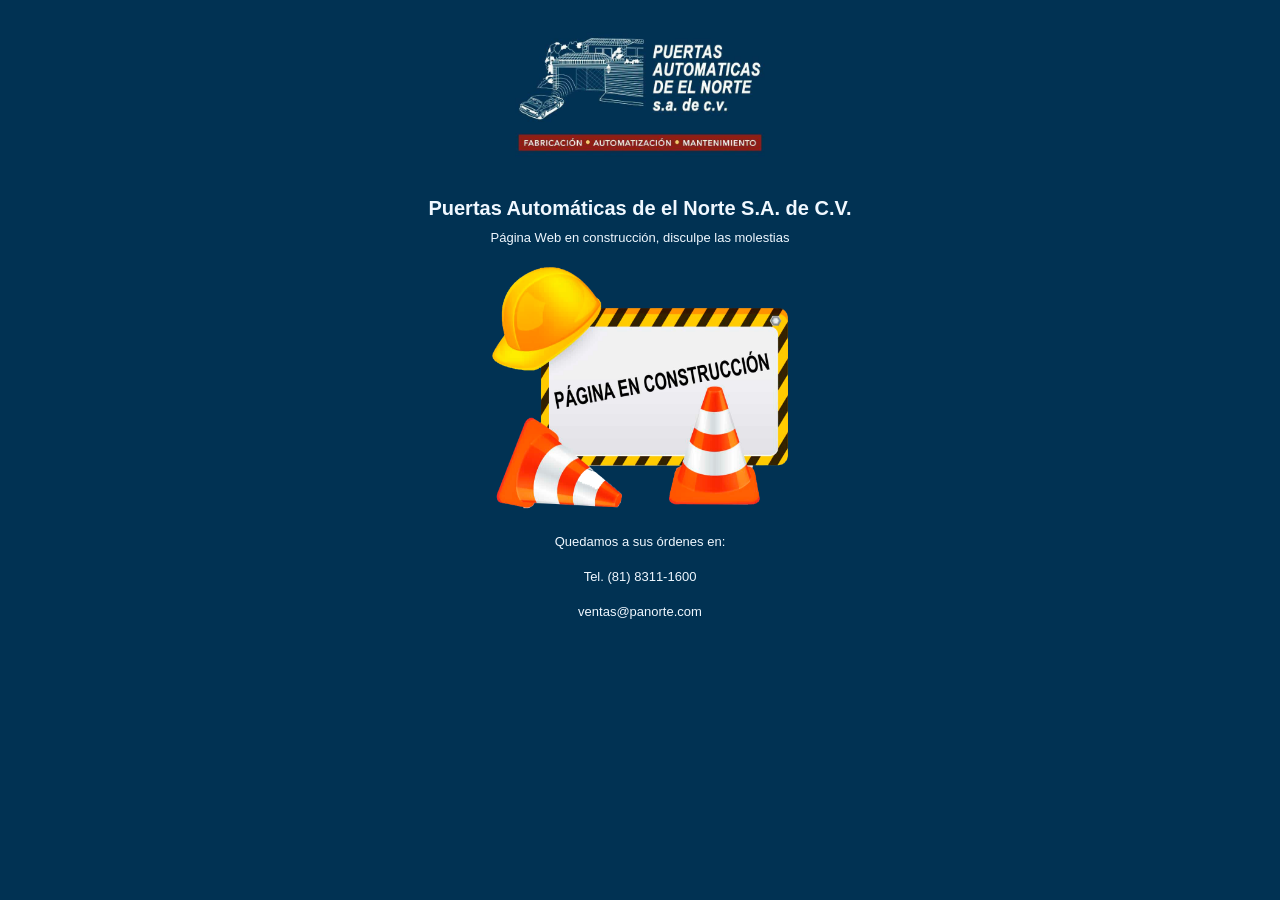
<file: panortemx/index.html>
<!DOCTYPE html>
<html lang="en">
<head>
      <meta charset="UTF-8">
      <meta name="viewport" content="width=device-width, initial-scale=1.0">
      <title>Página en construcción</title>
<!-- Google tag (gtag.js) -->
<script async src="https://www.googletagmanager.com/gtag/js?id=G-QX24G19DFK"></script>
<script>
  window.dataLayer = window.dataLayer || [];
  function gtag(){dataLayer.push(arguments);}
  gtag('js', new Date());

  gtag('config', 'G-QX24G19DFK');
</script>
</head>
<style>
      * {
            margin: 0;
            padding: 0;
            box-sizing: border-box;
      }
      html {
            font-size: 62.5%;
            background-color: #013253;
            font-family: Arial, Helvetica, sans-serif;
            color: aliceblue;

      }
      header img {
            padding: 5rem 0;
      }
      body {
            display: flex;
            flex-direction: column;
            justify-content: center;
            margin: 0 auto;
            text-align: center;
            max-width: 900px;            
      }    

      body p {
            font-size: small;
            padding: 1rem;
      }

      body img {
            width: 320px;
            padding: 1.2rem;
            align-self: center;
            
      }

</style>
<header>
      <img src="./imgs/logo-ponorte.jpg" alt="">
</header>
<body>
      <h1>Puertas Automáticas de el Norte S.A. de C.V.</h1>
      <p>Página Web en construcción, disculpe las molestias</p>
      <img src="./imgs/pngWebEnConstruccion.png" alt="">
      <p>Quedamos a sus órdenes en:</p>
      <p>Tel. (81) 8311-1600</p>
      <p>ventas@panorte.com</p>
      
</body>
</html>
</file>
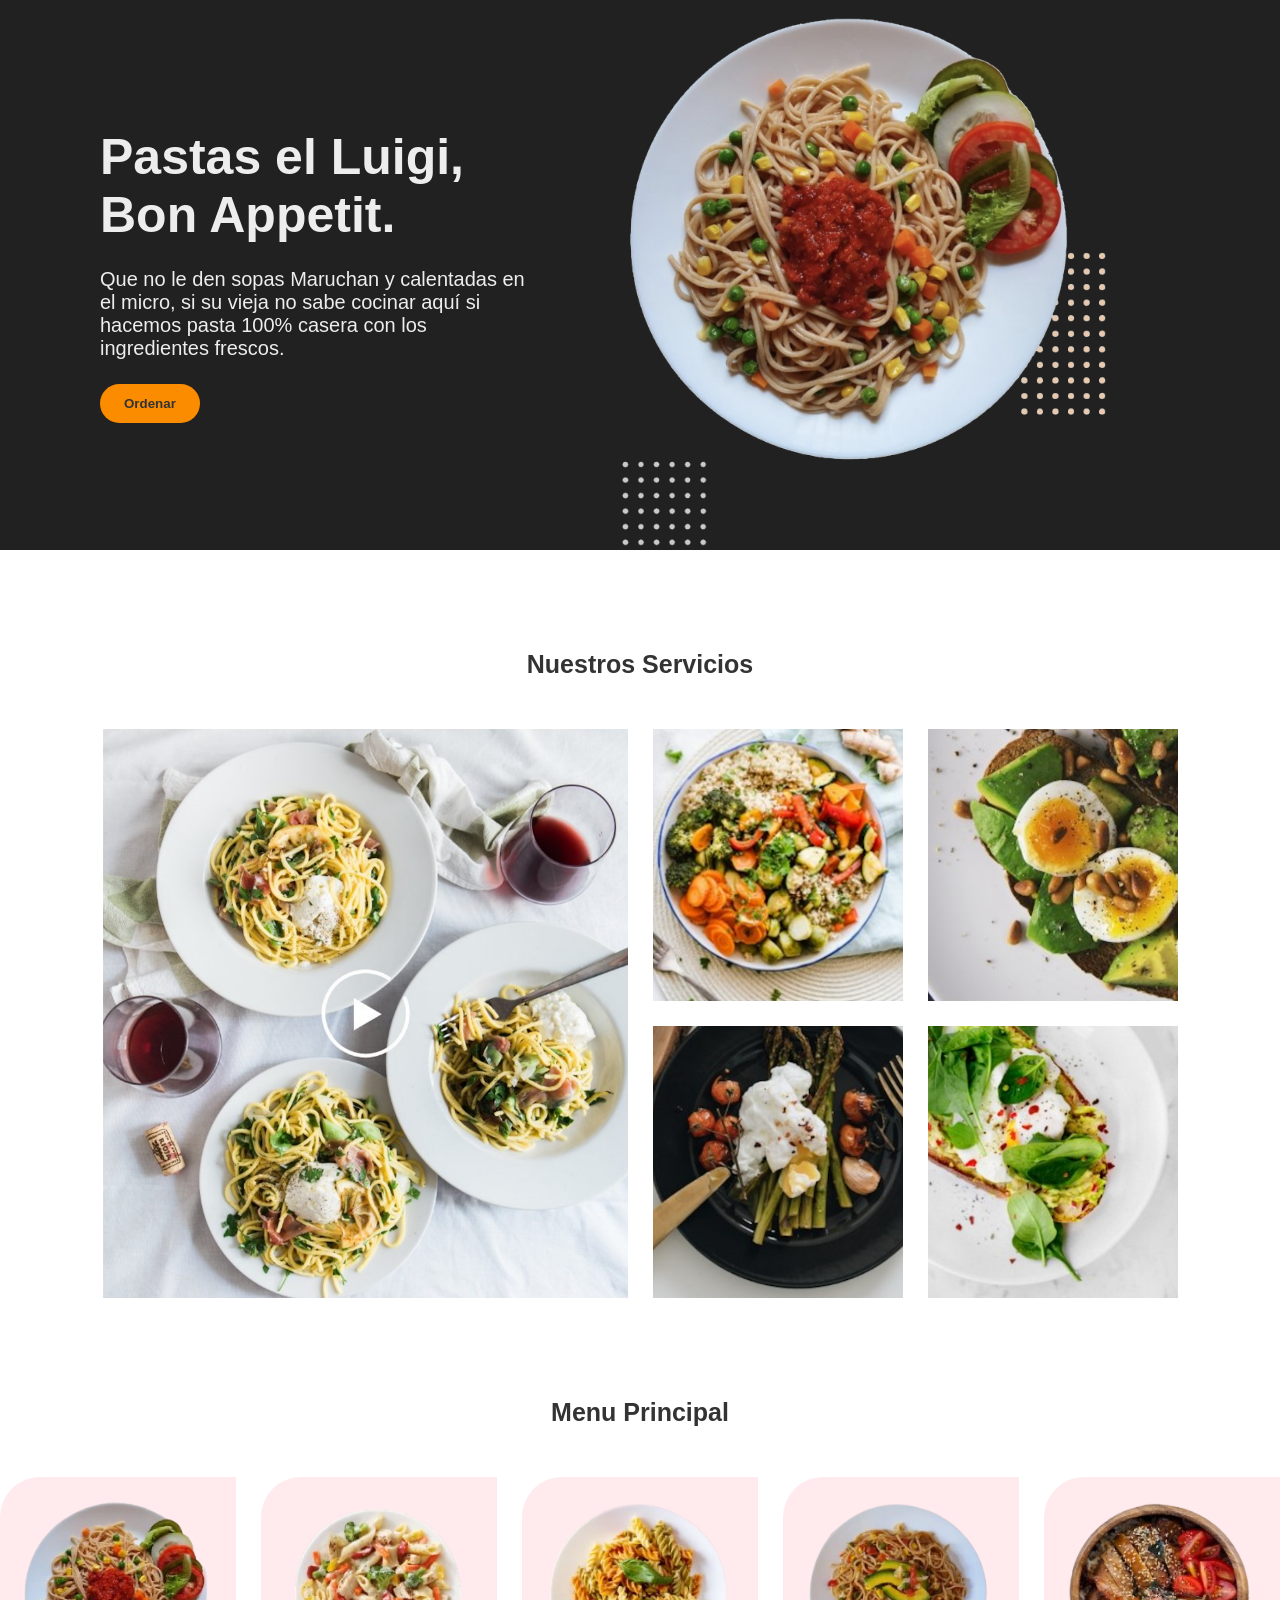
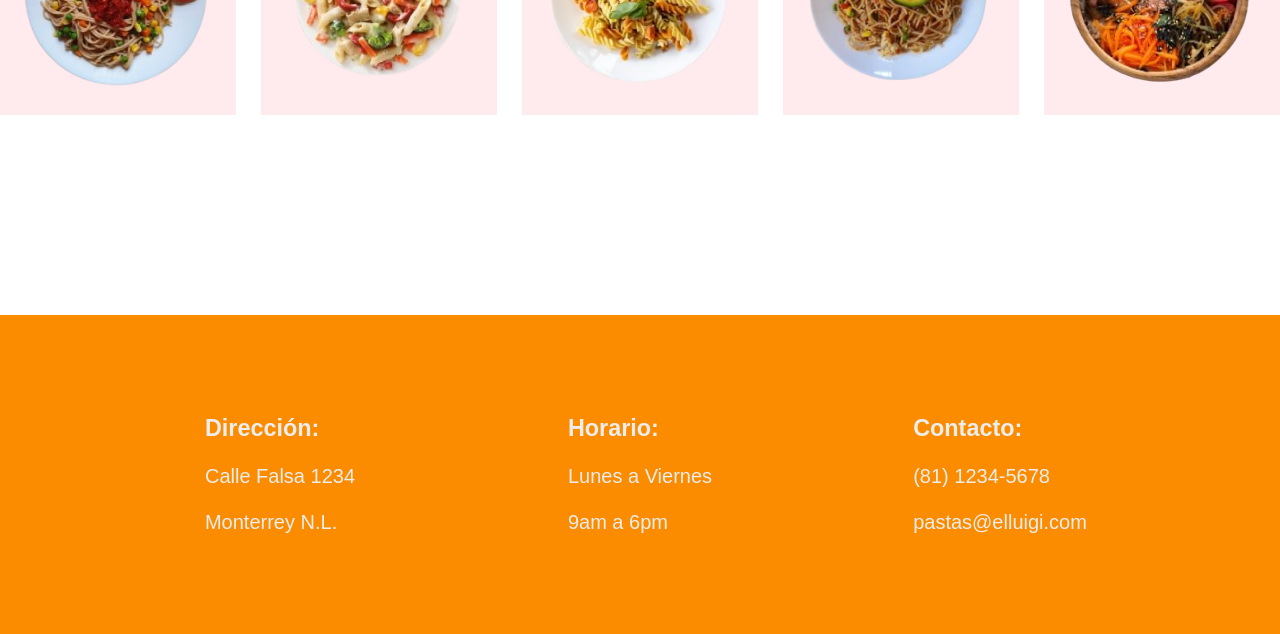
<file: pastas/index.html>
<!DOCTYPE html>
<html lang="es">
<head>
    <meta charset="UTF-8">
    <meta name="viewport" content="width=device-width, initial-scale=1.0">
    <title>Pastas el Luigi, bon appetit.</title>
    <link rel="stylesheet" href="style.css">
</head>
<body>
    <main>
        <section class="hero">
            <div class="hero__info">
                <h1 class="hero__title">Pastas el Luigi, </br>Bon Appetit.</h1>
                <p class="hero__texto">Que no le den sopas Maruchan y calentadas en el micro, si su vieja no sabe cocinar aquí si hacemos pasta 100% casera con los ingredientes frescos.</p>
                <button class="hero__button">Ordenar</button>
            </div>
            <img class="hero__image" src="./imagenes/hero_transparent_bg.png" alt="Plato de pasta con chicharos y zanahorias bien tristes">
        </section>
        <section class="dishes">
            <h2 class="dishes__title">Nuestros Servicios</h2>
            <div class="dishes__grid">
                <img class="dishes__item dishes__item--big" src="./imagenes/video.png" alt="Una mesa con platos de pasta">
                <img class="dishes__item" src="./imagenes/dish1.png" alt="Plato de Vegetales">
                <img class="dishes__item" src="./imagenes/dish2.png" alt="Plato de Vegetales">
                <img class="dishes__item" src="./imagenes/dish3.png" alt="Plato de Vegetales">
                <img class="dishes__item" src="./imagenes/dish4.png" alt="Plato de Vegetales">
            </div>
        </section>
        <section class="menu">
            <h2 class="menu__title">Menu Principal</h2>
            <div class="menu__grid">
                <div class="menu__imagen">
                    <img src="./imagenes/plate1.png" alt="Plato de pasta con salsa y vegetales">
                </div>
                <div class="menu__imagen">
                    <img src="./imagenes/plate2.png" alt="Plato de pasta con salsa y vegetales">
                </div>
                <div class="menu__imagen">
                    <img src="./imagenes/plate3.png" alt="Plato de pasta con salsa y vegetales">
                </div>
                <div class="menu__imagen">
                    <img src="./imagenes/plate4.png" alt="Plato de pasta con salsa y vegetales">
                </div>
                <div class="menu__imagen">
                    <img src="./imagenes/plate5.png" alt="Plato de pasta con salsa y vegetales">
                </div>
            </div>
        </section>
        <footer class="footer">
            <div class="footer__grid">
                <div class="footer__item">
                    <h3 class="footer__title">Dirección:</h3><br>
                    <p class="footer_texto">Calle Falsa 1234</p><br>
                    <p class="footer_texto">Monterrey N.L.</p>  
                </div>
                <div class="footer__item">
                    <h3 class="footer__title">Horario:</h3><br>
                    <p class="footer_texto">Lunes a Viernes</p><br>
                    <p class="footer_texto">9am a 6pm</p>  
                </div>
                <div class="footer__item">
                    <h3 class="footer__title">Contacto:</h3><br>
                    <p class="footer_texto">(81) 1234-5678</p><br>
                    <p class="footer_texto">pastas@elluigi.com</p>  
                </div>
            </div>
        </footer>
    </main>    
</body>
</html>
</file>
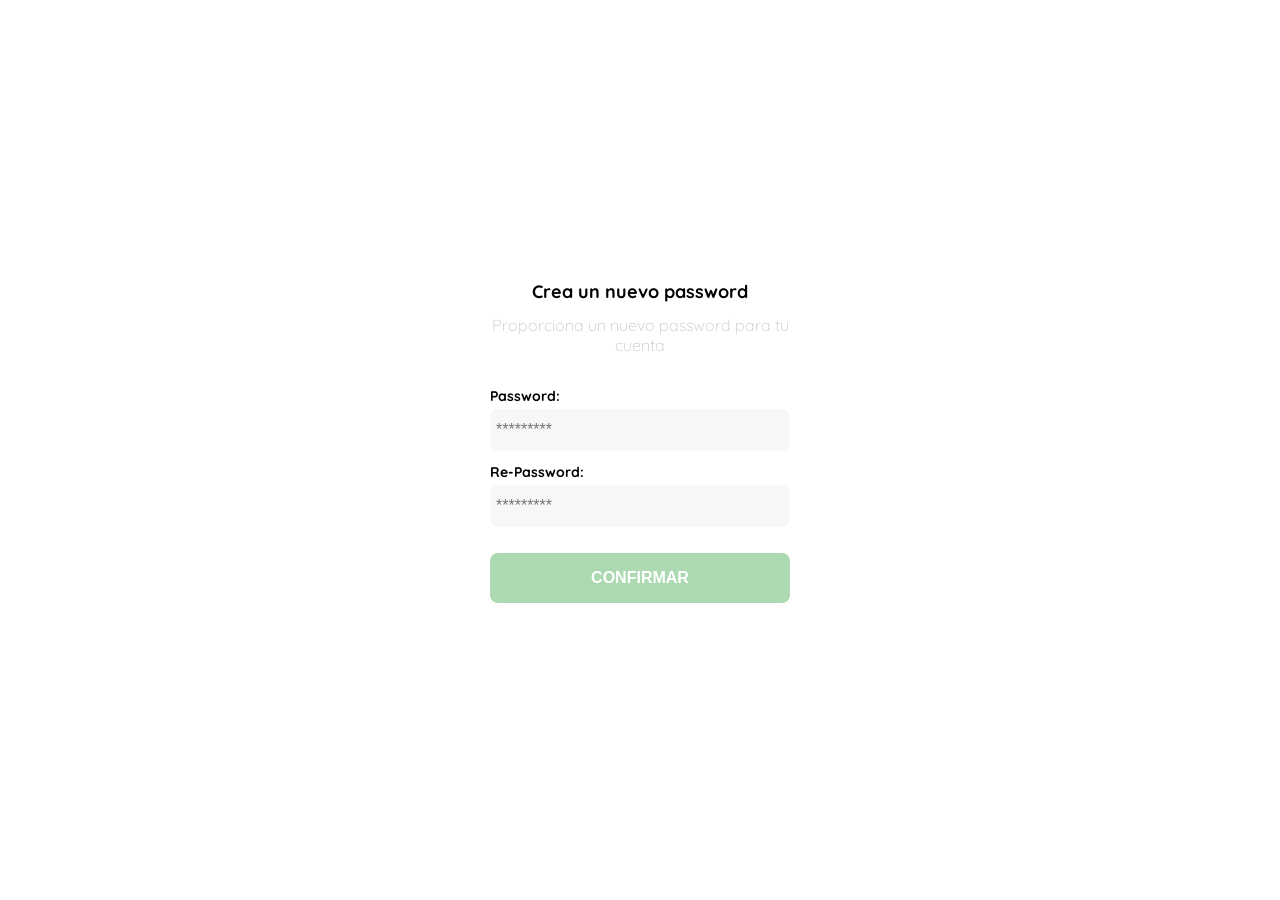
<file: yardsale/clase1.html>
<!DOCTYPE html>
<html lang="en">
<head>
      <meta charset="UTF-8">
      <meta http-equiv="X-UA-Compatible" content="IE=edge">
      <meta name="viewport" content="width=device-width, initial-scale=1.0">
      <link rel="preconnect" href="https://fonts.googleapis.com">
      <link rel="preconnect" href="https://fonts.gstatic.com" crossorigin>
      <link href="https://fonts.googleapis.com/css2?family=Quicksand:wght@300;500;700&display=swap" rel="stylesheet">
      <title>Document</title>
      <style>
            :root {
                  --white: #FFFFFF;
                  --black: #000000;
                  --dark: #232830;
                  --very-light-pink: #C7C7C7;
                  --text-input-field: #F7F7F7;
                  --hospital-green: #ACD9B2;
                  --sm: 14px;
                  --md: 16px;
                  --lg: 18px;
            }
            body {
                  margin: 0;
                  font-family: 'Quicksand', sans-serif;
            }            
            .login {
                  width: 100%;
                  height: 100vh;
                  display: grid;
                  place-items: center;
            }
            .form-container {
                  display: grid;
                  grid-template-rows: auto 1fr auto;
                  width: 300px;
            }
            .logo {
                  width: 150px;
                  margin-bottom: 48px;
                  justify-self: center;
                  display: none;
            }
            .title {
                  font-size: var(--lg);
                  margin-bottom: 12px;
                  text-align: center;
            }
            .subtitle {
                  color: var(--very-light-pink);
                  font-size: var(--md);
                  font-weight: 300;
                  margin-top: 0;
                  margin-bottom: 32px;
                  text-align: center;
            }
            .form {
                  display: flex;
                  flex-direction: column;
            }
            .label {
                  font-size: var(--sm);
                  font-weight: bold;
                  margin-bottom: 4px;
            }
            .input {
                  background-color: var(--text-input-field);
                  border: none;
                  border-radius: 8px;
                  height: 30px;
                  font-size: var(--md);
                  padding: 6px;
                  margin-bottom: 12px;
            }
            .primary-button {
                  background-color: var(--hospital-green);
                  border-radius: 8px;
                  border: none;
                  color: var(--white);
                  width: 100%;
                  cursor: pointer;
                  font-size: var(--md);
                  font-weight: bold;
                  height: 50px;
                  text-transform: uppercase;

            }
            .login-button {
                  margin-top: 14px;
                  margin-bottom: 30px;
            }
            @media (max-width: 640px) {
                  .logo {
                        display: block;
                  }
            }
      </style>
</head>
<body>
      <div class="login">
            <div class="form-container">
                  <img src="./logos/logo_yard_sale.svg" alt="logo" class="logo">

                  <h1 class="title">Crea un nuevo password</h1>
                  <p class="subtitle">Proporciona un nuevo password para tu cuenta</p>

                  <form action="/" class="form">
                        <label for="password" class="label">Password:</label>
                        <input type="password" id="password" placeholder="*********" class="input input-password">

                        <label for="new-password" class="label">Re-Password:</label>
                        <input type="password" id="new-password" placeholder="*********" class="input input-password">

                        <input type="submit" value="Confirmar" class="primary-button login-button">
                  </form>

            </div>

      </div>
</body>
</html>
</file>
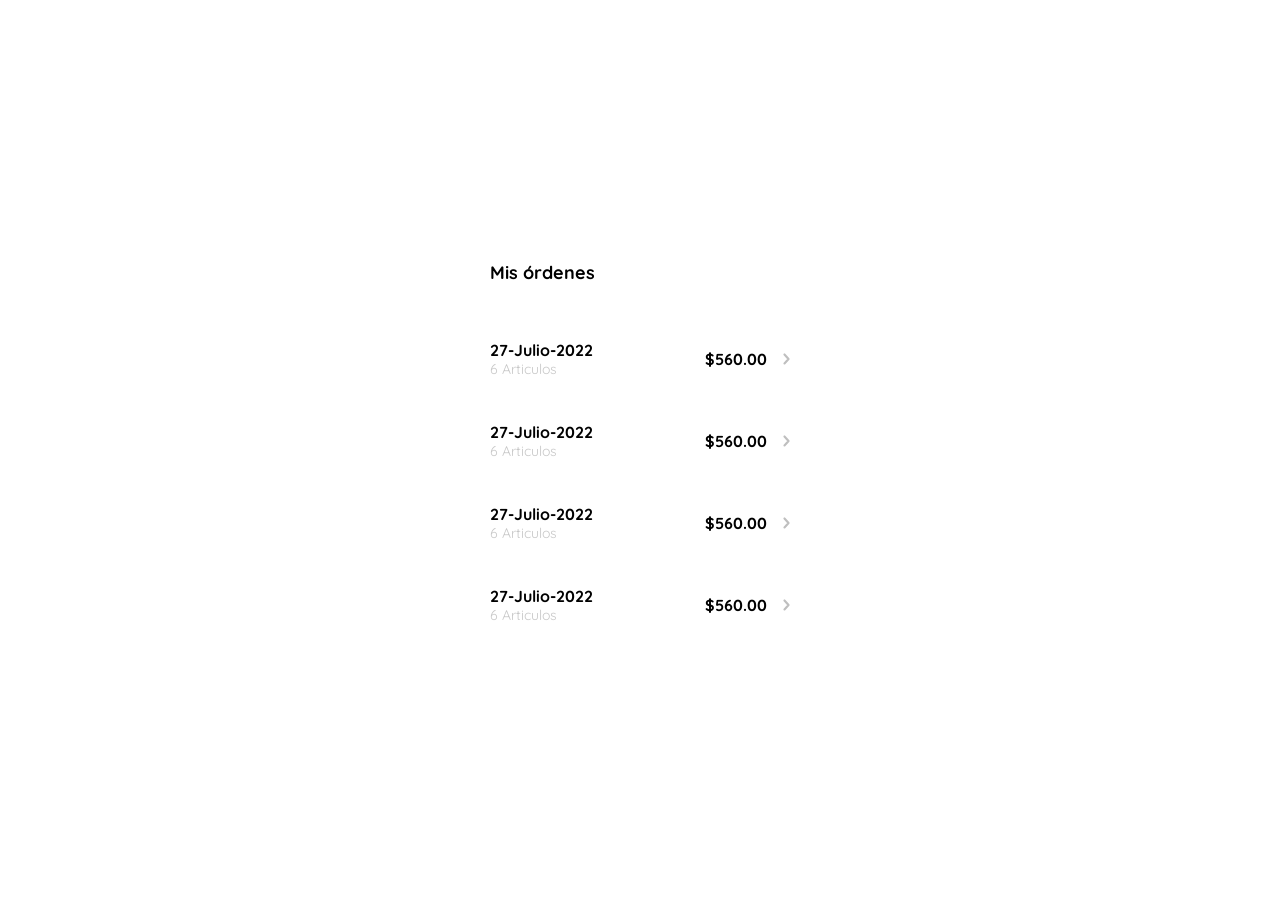
<file: yardsale/clase10.html>
<!DOCTYPE html>
<html lang="en">
<head>
      <meta charset="UTF-8">
      <meta http-equiv="X-UA-Compatible" content="IE=edge">
      <meta name="viewport" content="width=device-width, initial-scale=1.0">
      <link rel="preconnect" href="https://fonts.googleapis.com">
      <link rel="preconnect" href="https://fonts.gstatic.com" crossorigin>
      <link href="https://fonts.googleapis.com/css2?family=Quicksand:wght@300;500;700&display=swap" rel="stylesheet">
      <title>Document</title>
      <link rel="icon" href="./logos/favicon.svg">
      <!-- <link rel="shortcut icon" href="./logos/favicon_bota_fora.svg" type="img"> -->
      <style>
            :root {
                  --white: #FFFFFF;
                  --black: #000000;
                  --dark: #232830;
                  --very-light-pink: #C7C7C7;
                  --text-input-field: #F7F7F7;
                  --hospital-green: #ACD9B2;
                  --sm: 14px;
                  --md: 16px;
                  --lg: 18px;
            }
            body {
                  margin: 0;
                  font-family: 'Quicksand', sans-serif;
            }
            .my-order {
                  width: 100%;
                  height: 100vh;
                  display: grid;
                  place-items: center;
            }
            .title {
                  font-size: var(--lg);
                  margin-bottom: 40px;
            }
            .my-order-container {
                  display: grid;
                  grid-template-rows: auto 1fr auto;
                  width: 300px;
            }
            .my-order-content {
                  display: flex;
                  flex-direction: column;
            }
            .order {
                  display: grid;
                  grid-template-columns: auto 1fr auto;
                  gap: 16px;
                  align-items: center;
                  margin-bottom: 12px;
            }
            .order p:nth-child(1){
                  display: flex;
                  flex-direction: column;
            }
            .order p span:nth-child(1) {
                  font-size: var(--md);
                  font-weight: bold;
            }
            .order p span:nth-child(2) {
                  font-size: var(--sm);
                  color: var(--very-light-pink);
            }
            .order p:nth-child(2) {
                  text-align: end;
                  font-weight: bold;
            }
      </style>
</head>
<body>
      <div class="my-order">
            <div class="my-order-container">
                  <h1 class="title">Mis órdenes</h1>
                  <div class="my-order-content">
                        <div class="order">
                              <p>
                                    <span>27-Julio-2022</span>
                                    <span>6 Articulos</span>
                              </p>
                              <p>$560.00</p>
                              <img src="./icons/flechita.svg" alt="Arrow">
                        </div>
                        <div class="order">
                              <p>
                                    <span>27-Julio-2022</span>
                                    <span>6 Articulos</span>
                              </p>
                              <p>$560.00</p>
                              <img src="./icons/flechita.svg" alt="Arrow">
                        </div>
                        <div class="order">
                              <p>
                                    <span>27-Julio-2022</span>
                                    <span>6 Articulos</span>
                              </p>
                              <p>$560.00</p>
                              <img src="./icons/flechita.svg" alt="Arrow">
                        </div>
                        <div class="order">
                              <p>
                                    <span>27-Julio-2022</span>
                                    <span>6 Articulos</span>
                              </p>
                              <p>$560.00</p>
                              <img src="./icons/flechita.svg" alt="Arrow">
                        </div>
                  </div>

            </div>
      </div>
      
</body>
</html>
</file>
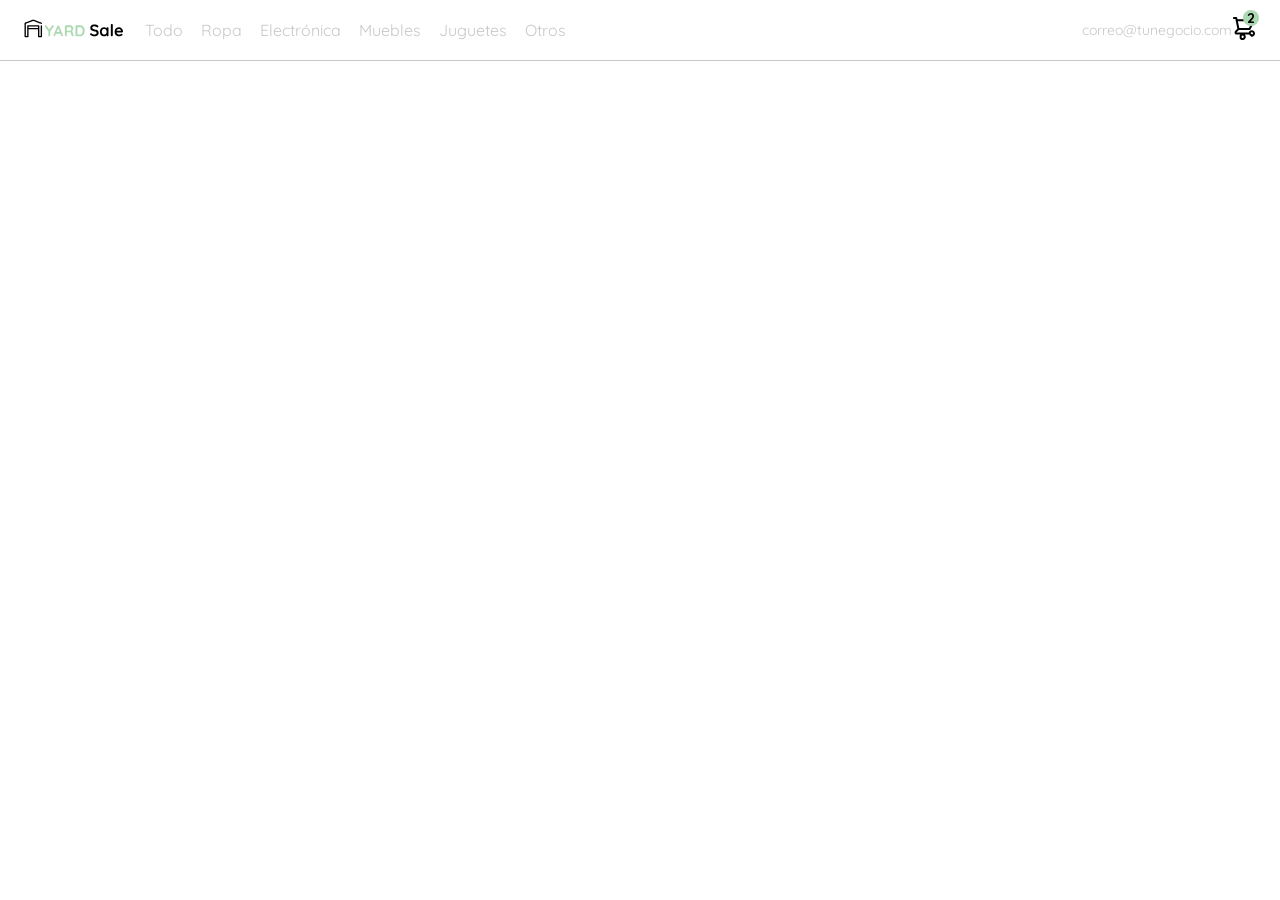
<file: yardsale/clase11.html>
<!DOCTYPE html>
<html lang="en">
<head>
      <meta charset="UTF-8">
      <meta http-equiv="X-UA-Compatible" content="IE=edge">
      <meta name="viewport" content="width=device-width, initial-scale=1.0">
      <link rel="preconnect" href="https://fonts.googleapis.com">
      <link rel="preconnect" href="https://fonts.gstatic.com" crossorigin>
      <link href="https://fonts.googleapis.com/css2?family=Quicksand:wght@300;500;700&display=swap" rel="stylesheet">
      <title>Document</title>
      <link rel="icon" href="./logos/favicon.svg">
      <!-- <link rel="shortcut icon" href="./logos/favicon_bota_fora.svg" type="img"> -->
      <style>
            :root {
                  --white: #FFFFFF;
                  --black: #000000;
                  --dark: #232830;
                  --very-light-pink: #C7C7C7;
                  --text-input-field: #F7F7F7;
                  --hospital-green: #ACD9B2;
                  --sm: 14px;
                  --md: 16px;
                  --lg: 18px;
            }
            body {
                  margin: 0;
                  font-family: 'Quicksand', sans-serif;
            }
            nav {
                  display: flex;
                  justify-content: space-between;
                  padding: 0 24px;
                  border-bottom: 1px solid var(--very-light-pink);
            }
            .menu {
                  display: none;
            }
            .logo {
                  width: 100px;
            }
            .navbar-left ul,
            .navbar-right ul {
                  list-style: none;
                  padding: 0;
                  margin: 0;
                  display: flex;
                  align-items: center;
                  height: 60px;
            }
            .navbar-left {
                  display: flex;                  
            }
            .navbar-left ul {
                  margin-left: 12px;
            }
            .navbar-left ul li a,
            .navbar-right ul li a {
                  text-decoration: none;
                  color: var(--very-light-pink);
                  border: 1px solid var(--white);
                  padding: 8px;
                  border-radius: 8px;
            }
            .navbar-left ul li a:hover,
            .navbar-right ul li a:hover {
                  text-decoration: none;
                  color: var(--hospital-green);
                  border: 1px solid var(--hospital-green);
            }
            .navbar-email {
                  color: var(--very-light-pink);
                  font-size: var(--sm);
            }
            .navbar-shopping-cart {
                  position: relative;
            }
            .navbar-shopping-cart div {
                  width: 16px;
                  height: 16px;
                  background-color: var(--hospital-green);
                  border-radius: 50%;
                  font-size: var(--sm);
                  font-weight: bold;
                  position: absolute;
                  top: -6px;
                  right: -3px;
                  display: flex;
                  justify-content: center;
                  align-items: center;
            }
            @media (max-width: 640px) {
                  .menu {
                        display: block;
                  }
                  .navbar-left ul {
                        display: none;
                  }
                  .navbar-email {
                        display: none;
                  }
            }
      </style>
</head>
<body>
      <nav>
            <img src="./icons/icon_menu.svg" alt="menu" class="menu">
            <div class="navbar-left">
                  <img src="./logos/logo_yard_sale.svg" alt="logo" class="logo">
                  <ul>
                        <li>
                              <a href="/">Todo</a>
                        </li>
                        <li>
                              <a href="/">Ropa</a>
                        </li>
                        <li>
                              <a href="/">Electrónica</a>
                        </li>
                        <li>
                              <a href="/">Muebles</a>
                        </li>
                        <li>
                              <a href="/">Juguetes</a>
                        </li>
                        <li>
                              <a href="/">Otros</a>
                        </li>
                  </ul>
            </div>
            <div class="navbar-right">
                  <ul>
                        <li class="navbar-email">correo@tunegocio.com</li>
                        <li class="navbar-shopping-cart">
                              <img src="./icons/icon_shopping_cart.svg" alt="shopping cart">
                              <div>2

                              </div>
                        </li>
                  </ul>
            </div>
      </nav>
</body>
</html>
</file>
<file: batatabit/styles.css>
/*
1. Posisionamiento (absolute, fixed, relative, etc.)
2. Model de caja (Box model) es la parte del padding, del margin, el width, el hight,
3. Tipografía
4. Temas Visual (Ej. Shadow box, border-radius, etc.)
5. Otros como miselaneos

*/

* {
      margin: 0;
      padding: 0;
      box-sizing: border-box;
}

:root {
      /* COLORES */
      --bitcoin-orange: #f7931a;
      --soft-orange: #ffe9d5;
      --secondary-blue: #1a9af7;
      --soft-blue: #e7f5ff;
      --warm-black: #282623;
      --black: #201e1c;
      --grey: #bababa;
      --off-white: #faf8f7;
      --just-white: #fff;
}

html {
      font-size: 62.5%;
      font-family: 'DM Sans', sans-serif;
      /* font-family: 'Inter', sans-serif; */
      scroll-behavior: smooth;
}

header {
      position: relative;
      display: flex;
      flex-direction: column;
      justify-content: center;
      width: 100%;
      min-width: 320px;
      height: 334px;
      text-align: center;

      background: linear-gradient(232deg, #201e1c, #f7931a);
      background-size: 400% 400%;

      -webkit-animation: bgAnimateBitcoin 20s ease infinite;
      -moz-animation: bgAnimateBitcoin 20s ease infinite;
       animation: bgAnimateBitcoin 5s ease infinite;

}
      @-webkit-keyframes bgAnimateBitcoin {
            0%{background-position:0% 50%}
            50%{background-position:100% 50%}
            100%{background-position:0% 50%}
      }
      @-moz-keyframes bgAnimateBitcoin {
            0%{background-position:0% 50%}
            50%{background-position:100% 50%}
            100%{background-position:0% 50%}
      }
      @keyframes bgAnimateBitcoin {
            0%{background-position:0% 50%}
            50%{background-position:100% 50%}
            100%{background-position:0% 50%}
      }


header img {
      width: 150px;
      height: 24px;
      margin-top: 60px;
      align-self: center;
}
.header__title-container {
      width: 90%;
      min-width: 288px;
      max-width: 900px;
      height: 218px;
      margin-top: 40px;
      /* text-align: center; esta de mas esta linea  */
      align-self: center;
}
.header__title-container h1 {
      font-size: 2.4rem;
      font-weight: bold;
      line-height: 2.6rem;
      color: var(--just-white);
}
.header__title-container p {
      margin-top: 25px;
      font-size: 1.4rem;
      font-weight: 500;
      line-height: 1.8rem;
      color: var(--soft-orange);
}
.header__title-container .header__button {
      position: absolute;
      left: calc(50% - 114px);
      top: calc(100% - 27px);
      /* top: 270px; */
      display: block;
      /* margin-top: 35px; */
      padding: 15px;
      width: 238px;
      height: 48px;
      background-color: var(--off-white);
      /*  Sombras */
      box-shadow: 0px 4px 8px rgba(89, 73, 30, 0.16);
      border: none;
      border-radius: 5px;
      font-size: 1.4rem;
      font-weight: bold;
      text-decoration: none;
      color: var(--black);
}

.header__button span {
      display: inline-block;
      width: 13px;
      height: 8px;
      margin-left: 10px;
      background-image: url('./assets/icons/Vector.svg');
}

main {
      width: 100%;
      height: auto;
      background-color: var(--off-white);
}
.main-exchange-container {
      width: 100%;
      height: auto;
      padding-top: 80px;
      padding-bottom: 30px;
      text-align: center;
}
.main-exchange-container__title {
      width: 90%;
      min-width: 288px;
      max-width: 900px;
      margin: 0 auto;
}

.main-exchange-container__backgroundImg {
      width: 200px;
      height: 200px;
      margin: 0 auto;
      margin-bottom: 50px;
      background-image: url(./assets/images/bitcoin.svg);
      background-size: cover;
      background-position: center;
      background-repeat: no-repeat;
}

.main-exchange-container__title h2 {
      margin-bottom: 30px;
      font-size: 2.4rem;
      font-weight: bold;
      line-height: 2.6rem;
      color: var(--black);
}
.main-exchange-container__title p {
      margin-bottom: 30px;
      font-size: 1.4rem;
      font-weight: 500;
      line-height: 1.6rem;
      color: #757575;
}

.main__tables__container {
      display: flex;
      /* gap: 30px; */
      overflow-x: scroll;
      overscroll-behavior-x: contain;
      scroll-snap-type: x proximity;
}
.main__tables__container::-webkit-scrollbar {
      background-color: var(--soft-orange);
      height: 3px;
}
.main__tables__container::-webkit-scrollbar-thumb {
      background-color: var(--bitcoin-orange);
}
.main__currency__table {
      scroll-snap-align: center;
      width: 70%;
      min-width: 235px;
      max-width: 500px;
      height: 360px;
      /* margin: 0 auto; */
      margin: 0 70px;
      font-family: "Inter", sans-serif;
}
.main__currency__table .currency__table__title {
      margin-bottom: 15px;
      font-size: 1.8rem;
      font-weight: bold;
      line-height: 2.3rem;
      color: var(--bitcoin-orange);
      text-align: center;
}
.currency__table__container {
      width: 90%;
      min-width: 230px;
      max-width: 300px;
      height: 250px;
      margin: 0 auto;
      text-align: center;
}
.currency__table__container table {
      width: 100%;
      height: 100%;
}
.currency__table__container td {
      width: 50%;
      font-size: 1.6rem;
      font-weight: 500;
      line-height: 1.9rem;
      color: var(--grey);
      background-color: var(--just-white);
}
.currency__table__container .table__top--left {
      border-radius: 15px 0 0 0;
}
.currency__table__container .table__top--right {
      border-radius: 0 15px 0 0;
}
.currency__table__container .table__bottom--left {
      border-radius: 0 0 0 15px;
}
.currency__table__container .table__bottom--right {
      border-radius: 0 0 15px 0;
}

.currency__table__container .table--right {
      font-size: 1.4rem;
      font-weight: normal;
      line-height: 1.7rem;
      color: #757575;
}
.currency__table__container .down,
.currency__table__container .up {
      display: inline-block;
      width: 15px;
      height: 15px;
      margin-left: 10px;
}
.currency__table__container .down {
      background-image: url('./assets/icons/trending-down.svg');
      background-repeat: no-repeat;
      background-position: center;
      background-size: cover;
}
.currency__table__container .up {
      background-image: url("./assets/icons/trending-up.svg");
      background-repeat: no-repeat;
      background-position: center;
      background-size: cover;
}
.currency__table--date {
      width: 190px;
      height: 30px;
      margin: 0 auto;
      margin-top: 15px;
      padding: 8px;
      background-color: var(--soft-orange);
      border-radius: 8px;
}
.currency__table--date p {
      font-size: 1.2rem;
      line-height: 1.5rem;
      font-weight: 300;
      color: var(--warm-black);
}

.main__commission__table .commission__table__title {
      color: var(--secondary-blue);
}
.commission__table__date {
      background-color: var(--soft-blue);
}

.main-product-detail {
      position: relative;
      width: 100%;
      min-width: 320px;
      height: auto;
      padding: 20px 10px;
      background-color: var(--black);
      margin-top: 50px;
}
.product-detail__batata-logo {
      position: absolute;
      width: 40px;
      height: 25px;
      /* top: -11px; */
      top: calc(0% - 12.5px);
      left: calc(50% - 20px);
      background-image: url(./assets/icons/batata.svg);
}
.product-detail__title {
      width: 90%;
      min-width: 288px;
      height: auto;
      margin: 0 auto;
      margin-top: 50px;
      text-align: center;
}

.product-detail__title h2 {
      margin-bottom: 20px;
      font-size: 2.4rem;
      color: var(--just-white);
      font-weight: bold;
      line-height: 2.6rem;
}
.product-detail__title p {
      margin-bottom: 20px;
      font-size: 1.4rem;
      font-weight: 500;
      line-height: 1.8rem;
      color: #808080;
}
.product-detail__card {
      width: 90%;
      min-width: 288px;
      max-width: 400px;
      min-height: 150px;
      /* height: fit-content; */
      margin: 15px auto;
      padding: 15px;
      background-color: var(--warm-black);
      border-radius: 5px;
      box-shadow: 0 4px 8px rgba(0, 0, 0, 0.16);
}
.product-detail__card .clock {
      display: inline-block;
      width: 20px;
      height: 20px;
      margin-bottom: 10px;
      background-image: url('./assets/icons/clock.svg');
      background-size: cover;
      background-position: center;
      background-repeat: no-repeat;
}
.product-detail__card .eye {
      display: inline-block;
      width: 20px;
      height: 20px;
      margin-bottom: 10px;
      background-image: url('./assets/icons/eye.svg');
      background-size: cover;
      background-position: center;
      background-repeat: no-repeat;
}
.product-detail__card .dollar {
      display: inline-block;
      width: 20px;
      height: 20px;
      margin-bottom: 10px;
      background-image: url('./assets/icons/dollar-sign.svg');
      background-size: cover;
      background-position: center;
      background-repeat: no-repeat;
}
.product-detail__card .check {
      display: inline-block;
      width: 20px;
      height: 20px;
      margin-bottom: 10px;
      background-image: url('./assets/icons/check-circle.svg');
      background-size: cover;
      background-position: center;
      background-repeat: no-repeat;
}
.product-card__title {
      margin-bottom: 15px;
      font-size: 1.8rem;
      font-weight: bold;
      line-height: 1.8rem;
      color: var(--just-white);
}
.product-card__body {
      font-size: 1.4rem;
      font-weight: 500;
      line-height: 1.8rem;
      color: #808080;
}
.bitcoin-img__container {
      width: 100%;
      min-width: 320px;
      height: 50vh;
      background-image: url('./assets/images/bitcoinbaby_2x.jpg');
      background-position: center;
      background-size: cover;
      background-repeat: no-repeat;
      background-attachment: fixed;
}
.bitcoin-img__container h2 {
      padding-top: 60px;
      font-size: 2.4rem;
      font-weight: bold;
      line-height: 2.6rem;
      color: var(--just-white);
      text-align: center;
}

.main-plans-container {
      width: 100%;
      min-width: 320px;
      padding-bottom: 70px;
      text-align: center;
}
.plans__title {
      width: 90%;
      min-width: 288px;
      height: auto;
      margin: 0 auto;
      margin-bottom: 50px;
}
.plans__title h2 {
      padding-top: 50px;
      font-size: 2.4rem;
      font-weight: bold;
      line-height: 2.6rem;
      color: var(--black);
}
.plans__title p {
      padding-top: 30px;
      font-size: 1.4rem;
      font-size: 500;
      line-height: 1.8rem;
      color: #757575;
}
.plans-container__slider {
      display: flex;
      /* gap: 30px; */
      height: 316px;
      overflow-x: scroll;
      overscroll-behavior-x: contain;
      scroll-snap-type: x proximity;
      margin: 0 20px;
}
.plans-container__slider::-webkit-scrollbar {
      background-color: var(--soft-orange);
      height: 3px;
    }
.plans-container__slider::-webkit-scrollbar-thumb {
      background-color: var(--bitcoin-orange);
}
.plans-container__card {
      position: relative;
      scroll-snap-align: center;
      width: 70%;
      min-width: 200px;
      max-width: 300px;
      height: 250px;
      /* margin: 50px auto 0; */
      margin: 20px 10px 0;
      padding: 0 15px;
      background-color: var(--just-white);
      border-radius: 8px;
      box-shadow: 0 4px 8px rgba(89, 73, 30, 0.16);
      font-family: Inter;
}
.recomendado {
      position: absolute;
      width: 120px;
      height: 31px;
      left: calc(50% - 60px);
      top: calc(0% - 15px);
      font-size: 1.2rem;
      padding: 6px;
      background-color: var(--bitcoin-orange);
      border-radius: 8px;
      color: var(--just-white);
}
.plan-card__title {
      padding-top: 30px;
      font-size: 1.4rem;
      font-weight: 500;
      line-height: 1.8rem;
      color: var(--black);
}
.plan-card__price {
      padding: 5px 0;
      font-size: 5.2rem;
      font-weight: 700;
      line-height: 5.3rem;
      color: var(--black);
}
.plan-card__price span {
      font-size: 1.4rem;
      font-weight: bold;
      vertical-align: 25px;
      /* position: relative;
      top: -30px;
      left: 8px; */
      /* position: absolute;
      left: calc(50% - 40px);
      top: calc(50% - 65px); */
}
.plan-card__saving {
      font-size: 1.2rem;
      font-weight: 500;
      color: #757575;
}
.plan-card__ca {
      width: 150px;
      height: 48px;
      margin-top: 20px;
      background-color: var(--off-white);
      border: 2px solid var(--bitcoin-orange);
      border-radius: 4px;
      font-size: 1.4rem;
      font-weight: 700;
      line-height: 1.8rem;
      color: var(--black);
      font-family: 'DM Sans', sans-serif;
}
.plan-card__ca span {
      display: inline-block;
      width: 20px;
      height: 20px;
      background-image: url(./assets/icons/orange-right-arrow.svg);
      vertical-align: text-bottom;
}
footer {
      display: flex;
      width: 100%;
      height: 150px;
      background-color: var(--bitcoin-orange);
}
footer section {
      display: flex;
      width: 50%;
      justify-content: center;
      align-items: center;
}

footer .left ul {
      font-size: 1.4rem;
      font-weight: 500;
      line-height: 1.8rem;
      list-style: none;
}
.left li {
      margin: 10px auto;
}
.left a {
      text-decoration: none;
      color: var(--just-white);
}
.right {
      display: flex;
      flex-direction: column;
      color: var(--just-white);
      font-size: 0.8rem;
      font-weight: 500;
      line-height: 1.8rem;
}
.right p, img {
      margin: 5px 0;
}
@media screen and (min-width: 750px) {
      .main__tables__container::-webkit-scrollbar {
            display: none;
      }
      .plans-container__slider::-webkit-scrollbar {
        display: none;
      }
}
</file>
<file: batatabit/css/tablet.css>
.main__tables__container {
      justify-content: center;
}


.product-cards__container {
      display: flex;
      flex-wrap: wrap;
      width: 930px;
      margin: 0 auto;
}

.plans-container__slider {
      justify-content: center;
}
</file>
<file: blog/css/main.css>
@import url('https://fonts.googleapis.com/css2?family=Roboto+Mono:ital,wght@0,100..700;1,100..700&family=Roboto+Slab:wght@100..900&family=Roboto:wght@400;700;900&display=swap');

body {
      font-family: "Roboto Mono", monospace;
      margin: 0;
      padding: 0;
}

a {
      text-decoration: none;
      display: inline;
      color: black;
}

.home-body {
      position: fixed;
      top: 0;
      bottom: 0;
      left: 0;
      right: 0;
}

.grid-container {
      max-width: 980px;
      margin: auto;
}

/******* HEADER *********/

header {
      width: 100%;
      height: 140px;
      display: grid;
      grid-template-rows: 1fr 1fr;
}

header .header-icons-container {
      width: 100%;
      height: 50px;
      display: grid;
      background-color: #47cfac;
}

header .header-icons-container .icons {
      width: 300px;
      height: auto;
      display: flex;
      justify-items: flex-end;
      align-items: center;
      justify-content: space-between;
      justify-self: end;
      margin-right: 50px;
}

header .icons span {
      color: white;
}

nav {
      display: grid;
      grid-template-columns: 1fr 1fr;
      height: 90px;
}

nav .nav-logo-container {
      margin-left: 50px;
}

nav .nav-logo-container img {
      width: 220px;      
      margin-top: 10px;
}

nav .profile-link {
      display: flex;
      align-items: center;
      justify-content: flex-end;
      margin-right: 50px;
}

nav .profile-link a {
      color: black;
      border-bottom: 2px solid black;
}

.home-main {
      display: grid;
      grid-template-columns: 1fr 4fr 1fr;
      /* tip de comentario dela clase 10 */
      /* height: calc(100vh - 140px);    */
      height: 100%;
      /* height: 100vh; */
      background-image: url('../assets/img/Cover.png');
      background-position: center;
      background-repeat: no-repeat;
      background-size: cover;
}

.home-main section {
      display: grid;
      grid-column: 2;
      justify-items: center;
      height: 350px;
      margin-top: 80px;
}

.home-main-text {
      font-size: 30px;
      font-weight: 700;
      letter-spacing: 10px;      
      text-align: center;
      color: white;
}

.home-main-button {
      width: 110px;
      height: 50px;
      background: #47cfac;
      display: grid;
      align-items: center;
      /* border-radius: 50px; */
      border: none;
      /* text-shadow: 2px 2px 4px #000000;
      box-shadow: -11px 13px 36px -12px rgba(0,0,0,1); */
}

.home-main-button a {
      font-weight: 700;
      font-size: 18px;
      
}

.home-main-button:hover {
      background-color: #c7cd23;
      transform: scale(1.1);
      border: none;
}


/**** BLOGS ****/

.blogs-main {
      display: grid;
}

.blogs-news-container {
      background-color: #e6e9ed;
      padding: 0px 50px 40px;
}

.blogs-main-new {
      display: grid;
      grid-template-columns: 2fr 1fr;
      grid-template-rows: 2fr;
}

.blogs-news-img-container {
      grid-column: 1;
}

.blogs-news-img-container img {
      width: 85%;
}

.blogs-news-info-container {
      grid-column: 2;
}

.blogs-news-info-container p {
      margin-bottom: 35px;
}

.blogs-button {
      border: 1px solid #47cfac;
      padding: 10px 15px;
      font-size: 12px;
}

.blogs-posts-container {
      padding: 0 50px 40px;
      /* text-align: center; */
}

.blogs-posts-container h3 {
      border-bottom: 1px solid #cdd2da;
      padding-bottom: 20px;
      text-align: center;
}

/**** ARTICLE *****/

.blogs-posts-container .post-container {
      display: inline-block;
      padding-left: 10px;
      max-width: 30%;
      margin-bottom: 50px;
      /* text-align: left; */
}

.blogs-posts-container .post-container p {
      margin-bottom: 35px;      
}

.blogs-posts-container .post-container img {
      width: 100%;
}


/****** FOOTER ********/


footer {
      width: 100%;
      height: 80px;
      background-color: #22272d;
      border-top: 35px solid #47cfac;
      text-align: center;
}

footer p {
      color: white;
      margin-top: 30px;
}


/********* BLOG ********/

.blogpost-img-container {
      padding: 0 50px 40px;
}

.blogpost-img-container img {
      width: 100%;
}

.blogpost-main-container {
      padding: 0 50px 40px;
}

.blogpost-main-container h3 {
      border-bottom: 1px solid #cdd2da;
      padding-bottom: 20px;
}

.blogpost-main-container article h1 {
      font-size: 35px;
}

/******* CONTACTO ********/

.contact-main-container {
      width: 100%;
      min-height: 250px;
      background-color: #e6e9ed;
      text-align: center;
      padding-bottom: 50px;
}

.contact-main-container div {
      display: inline-block;
      width: 49.5%;
      height: 100%;
}

.contact-main-container div a {
      border-bottom: 1px solid black;
      padding-bottom: 5px;
}

.contact-main-container .contact-left, .contact-right {
      text-align: initial;
      margin-top: 85px;
}

.contact-main-container img {
      width: 100px;
}


/********* PERFIL Y PROYECTOS ********/

.profile-main-container {
      padding: 70px 40px;
      background-color: #e6e9ed;
      margin-bottom: 50px;
}

.profile-main-container img {
      width: 320px;
      margin-right: 30px;
}

.profile-main-container .profile-container {
      display: flex;
}

.profile-main-projects {
      padding: 0 50px 40px;
}

.profile-main-projects h3 {
      border-bottom: 1px solid #cdd2da;
      padding-bottom: 35px;
      text-align: center;
}

.projects-main-container {
      display: grid;
      grid-template-columns: 1fr 1fr 1fr;
}

.project-container {
      padding: 0 5px;
}
</file>
<file: blog/css/font/flaticon.css>
/*
  	Flaticon icon font: Flaticon
  	Creation date: 20/12/2018 09:27
  	*/

@font-face {
  font-family: "Flaticon";
  src: url("./Flaticon.eot");
  src: url("./Flaticon.eot?#iefix") format("embedded-opentype"),
       url("./Flaticon.woff") format("woff"),
       url("./Flaticon.ttf") format("truetype"),
       url("./Flaticon.svg#Flaticon") format("svg");
  font-weight: normal;
  font-style: normal;
}

@media screen and (-webkit-min-device-pixel-ratio:0) {
  @font-face {
    font-family: "Flaticon";
    src: url("./Flaticon.svg#Flaticon") format("svg");
  }
}

[class^="flaticon-"]:before, [class*=" flaticon-"]:before,
[class^="flaticon-"]:after, [class*=" flaticon-"]:after {   
  font-family: Flaticon;
        font-size: 30px;
font-style: normal;
margin-left: 20px;
}

.flaticon-001-facebook:before { content: "\f100"; }
.flaticon-002-twitter:before { content: "\f101"; }
.flaticon-003-whatsapp:before { content: "\f102"; }
.flaticon-004-groupme:before { content: "\f103"; }
.flaticon-005-kik:before { content: "\f104"; }
.flaticon-006-skype:before { content: "\f105"; }
.flaticon-007-periscope:before { content: "\f106"; }
.flaticon-008-youtube:before { content: "\f107"; }
.flaticon-009-itunes:before { content: "\f108"; }
.flaticon-010-linkedin:before { content: "\f109"; }
.flaticon-011-instagram:before { content: "\f10a"; }
.flaticon-012-messenger:before { content: "\f10b"; }
.flaticon-013-twitter-1:before { content: "\f10c"; }
.flaticon-014-snapchat:before { content: "\f10d"; }
.flaticon-015-reddit:before { content: "\f10e"; }
</file>
<file: blog/css/media-queries.css>
@media (max-width: 900px) {
      /**** BLOGS *****/
      .blogs-main-new {
            grid-template-columns: 1fr;
            grid-template-rows: 3fr;
      }
      .blogs-news-img-container {
            grid-row: 2;
      }
      .blogs-news-info-container {
            grid-column: 1;
            grid-row: 3;
      }
      .blogs-posts-container .post-container {
            max-width: 45%;
      }      
      /**** PERFIL *****/
      .projects-main-container {
            grid-template-columns: 1fr 1fr;
            grid-template-rows: 2fr;
      }
      .profile-main-container .profile-container {
            display: block;
      }
}

@media (max-width: 600px) {
      .blogs-posts-container .post-container {
            max-width: 95%;
      }
}
</file>
<file: ecostore/css/main.css>
* {
  margin: 0px;
  padding: 0px;
  box-sizing: border-box;
}

body {
  background-color: #FFEFE7;
  font-family: "IBM Plex Sans", sans-serif;
}
body svg path {
  stroke: currentColor;
}

nav {
  width: auto;
  display: flex;
  flex-direction: row;
  justify-content: space-between;
  align-items: center;
  color: #7C6A0A;
  padding: 30px;
}
nav p {
  font-size: 2em;
  font-weight: 700;
  padding-left: 20px;
}
nav .icons {
  display: flex;
  gap: 15px;
}
nav .icons svg {
  color: #7C6A0A;
}
nav .icons button {
  background: none;
  border-style: none;
}

article {
  width: auto;
  color: #7C6A0A;
  padding: 70px 45px 0;
  display: flex;
  flex-direction: row;
  justify-content: space-between;
  align-items: center;
}
article .impact-section {
  display: flex;
  flex-direction: column;
  justify-content: space-evenly;
  align-items: flex-start;
  padding-top: 50px;
  gap: 25px;
}
article h1 {
  font-size: 3em;
}
article p {
  font-size: 1.5em;
  padding-right: 65px;
}
article button {
  background: none;
  border-style: none;
}
article button {
  width: 16vw;
  padding: 20px;
  background-color: #fa9500;
  border-radius: 35px;
  font-size: 1.2em;
  font-weight: 500;
  color: #FFEFE7;
}
article button:hover {
  transform: scale(1.2);
  transition-duration: 0.3s;
}
article .image-section {
  display: flex;
  align-items: center;
}
article img {
  width: 35vw;
  height: auto;
  border-radius: 35px;
}

section {
  width: auto;
  height: auto;
  padding: 40px;
}
section h2 {
  color: #7C6A0A;
  font-size: 2em;
}
section .healthcare, section .forniture {
  padding-bottom: 60px;
}
section .healthcare h2, section .forniture h2 {
  font-weight: 300;
  padding-bottom: 60px;
}
section .healthcare .card-section, section .forniture .card-section {
  display: flex;
  flex-direction: row;
  justify-content: space-evenly;
  align-items: center;
  flex-wrap: wrap;
  -moz-column-gap: 100px;
       column-gap: 100px;
  row-gap: 100px;
  width: auto;
  height: auto;
}
section .healthcare .product-card, section .forniture .product-card {
  width: 20vw;
  height: auto;
  background-color: #FFDAC6;
  color: #7C6A0A;
  padding: 20px;
  border-radius: 16px;
}
section .healthcare .product-card .icon, section .forniture .product-card .icon {
  width: 100%;
  display: flex;
  justify-content: flex-end;
  padding-bottom: 12px;
}
section .healthcare .product-card .icon svg, section .forniture .product-card .icon svg {
  width: 36px;
  height: 36px;
  color: #7C6A0A;
}
section .healthcare .product-card .product-image, section .forniture .product-card .product-image {
  width: 100%;
  height: auto;
  display: flex;
  justify-content: center;
  align-items: center;
}
section .healthcare .product-card .product-image img, section .forniture .product-card .product-image img {
  width: 16vw;
  height: 52vh;
  -o-object-fit: cover;
     object-fit: cover;
  border-radius: 12px;
}
section .forniture .product-card {
  background-color: #BABD8D;
  color: white;
}

.about-us {
  padding-bottom: 60px;
}
.about-us h2 {
  font-weight: bold;
  padding-bottom: 60px;
}
.about-us .mission-section {
  display: flex;
  flex-direction: row;
  justify-content: space-evenly;
  align-items: center;
}
.about-us .mission-section .earth, .about-us .mission-section .inovation {
  width: 40vw;
  display: flex;
  gap: 40px;
  color: #e86424;
}
.about-us .mission-section img {
  -o-object-fit: contain;
     object-fit: contain;
}
.about-us .mission-section p {
  text-align: center;
  font-size: 1.5em;
}
.gallery h2 {
  font-weight: bold;
  padding-bottom: 60px;
}
.gallery .gallery-images {
  display: flex;
  flex-direction: row;
  justify-content: space-between;
  align-items: center;
}
.gallery .gallery-images img {
  width: 50vh;
  height: 50vh;
  -o-object-fit: cover;
     object-fit: cover;
  -o-object-position: 5px 35%;
     object-position: 5px 35%;
  border-radius: 16px;
}
.gallery .gallery-images img:hover {
  transform: scale(1.2);
  transition-duration: 0.3s;
}

.location {
  color: #e86424;
}
.location h2 {
  padding: 60px 0;
}
.location .map {
  display: flex;
  flex-direction: row;
  justify-content: center;
  align-items: center;
  padding-bottom: 50px;
}
.location .map img {
  width: 90%;
}
.location h3, .location p {
  font-size: 1.5em;
}

.footer {
  background-color: #fa9500;
  width: 100%;
  height: auto;
  padding: 40px;
  color: white;
}
.footer .social-media {
  display: flex;
  flex-direction: row;
  justify-content: center;
  align-items: center;
  gap: 40px;
  padding-top: 20px;
}

@media (max-width: 426px) {
  nav {
    width: auto;
  }
  article {
    display: flex;
    flex-direction: column;
    justify-content: space-between;
    align-items: center;
  }
  article .impact-section h1 {
    font-size: 2em;
  }
  article .impact-section p {
    font-size: medium;
    padding: 0;
  }
  article .impact-section button {
    width: auto;
  }
  article img {
    width: 320px;
  }
  section .card-section {
    display: flex;
    flex-direction: column;
  }
  section .card-section .product-card {
    width: auto;
  }
  section .card-section .product-card .product-image img {
    width: 320px;
    height: 320px;
  }
  .about-us {
    width: auto;
  }
  .about-us .mission-section {
    display: flex;
    flex-direction: column;
    justify-content: center;
    align-items: center;
  }
  .about-us .mission-section .earth, .about-us .mission-section .inovation {
    display: flex;
    flex-direction: column;
    justify-content: center;
    align-items: center;
  }
  .gallery {
    width: auto;
  }
  .gallery .gallery-images {
    display: flex;
    flex-direction: column;
    justify-content: center;
    align-items: center;
  }
}/*# sourceMappingURL=main.css.map */
</file>
<file: pastas/style.css>
* {
    box-sizing: border-box;
    margin: 0;
    padding: 0;
    
}

html {
    font-size: 62.5%;
    font-family: 'Roboto', sans-serif;
}

main {
    max-width: auto;
    margin: 0 auto; /* esto hace que no tenga margen ni arriba ni abajo y a los lados siempre este centrado */
}

/* Primera sección  */

.hero {
    display: grid;
    grid-template-columns: minmax(300px, 2fr) 3fr;
    grid-auto-rows: 550px;
    /* margin-left: 100px; */
    padding: 0 100px;
    background-color: #212121;
}

.hero__image {
    width: 100%;
    height: 100%;
    object-fit: contain; /* esta propiedad lo que hace es que nuestra imagen se ajuste al espacio que esta ocupando, no se ve distorcionada ni tampoco nos va a faltar parte de la imagen */
}

.hero__info {
    align-self: center;
}

.hero__title {
    color: #ededed;
    font-size: 3rem;
    font-weight: bolder;
    margin-bottom: 24px;
    font-size: 5rem;
}

.hero__texto {
    color: #ededed;
    font: 1.5rem;
    margin-bottom: 24px;
    font-size: 2rem;
}

.hero__button {
    border: none;
    border-radius: 20px;
    color: #333;
    background-color: #fb8c00;
    font-weight: bolder;
    padding: 12px 24px;
    cursor: pointer;
}

/* Segunda sección  */

.dishes { 
    margin: 100px 0;
}

.dishes__title {
    color: #333;
    font-weight: bold;
    text-align: center;
    margin-bottom: 50px;
    font-size: 2.5rem;
}

.dishes__grid {
    display: grid;
    grid-template-columns: repeat(auto-fit, minmax(150px, 250px));
    grid-auto-rows: 1fr;
    gap: 25px;
    justify-content: center;
}

.dishes__item {
    width: 100%;
    height: 100%;
    object-fit: cover;
}

.dishes__item--big {
    grid-area: 1 / 1 / 3 / 3; /* es donde inicia columna, inicia fila, termina columna y termina fila */
}

/* Tercera sección  */

.menu {
    margin-bottom: 200px;
}

.menu__title {
    font-size: 2.5rem;
    color: #333;
    font-weight: bolder;
    text-align: center;
    margin-bottom: 50px;
}

.menu__grid {
    display: grid;
    gap: 25px;
    justify-content: center;
    grid-template-columns: repeat(5, minmax(100px, 250px));
    /* grid-template-columns: repeat(auto-fit, 195px); */
    
}

.menu__imagen {
    background-color: #ffebee;
    padding: 15px;
    border-top-left-radius: 40px;
}

.menu__imagen img {
    width: 100%;
    height: 100%;
    object-fit: contain;
    cursor: pointer;
}

.menu__imagen img:hover{
	transform: scale(1.2);
    transition-duration: 0.4s;
}

/*******  SECCION DE FOOTER  ********/

.footer__grid {
    display: grid;
    grid-template-columns: 1fr 1fr 1fr;
    background-color: #fb8c00;
    padding: 100px;
    justify-content: center;
}

/* .footer__title {
    font-size: 2rem;
    color: #ededed;
} */

.footer__item {
    font-size: 2rem;
    color: #ededed;
    margin: 0 auto;  /* Con esto ya pude centrarlo */
}

/**** PARTE RESPONSIVA  *****/

@media screen and (max-width: 768px) {
    
    .hero {
        grid-template-columns: minmax(300px, 500px);
        justify-content: center;
        /* margin: 0 20px; */
    }
    /* .hero__title {
        font-size: 5rem;
    } */
    .hero__image {
        display: none;
    }
    .dishes {
        margin: 100px 0;
    }
    .dishes__grid {
        grid-template-columns: repeat(auto-fit, minmax(50px, 150px));
    }
    .menu {
        margin: 100px 0px;
    }
    .menu__grid {
        grid-template-columns: repeat(auto-fit, 200px);
    }
    .footer__grid {
        padding: 50px 25px;
        gap: 35px;
        grid-template-columns: repeat(auto-fit, 200px);
    }
    .footer__item {
        margin: 0;  /* Con esto ya pude centrarlo */
    }
}
</file>
